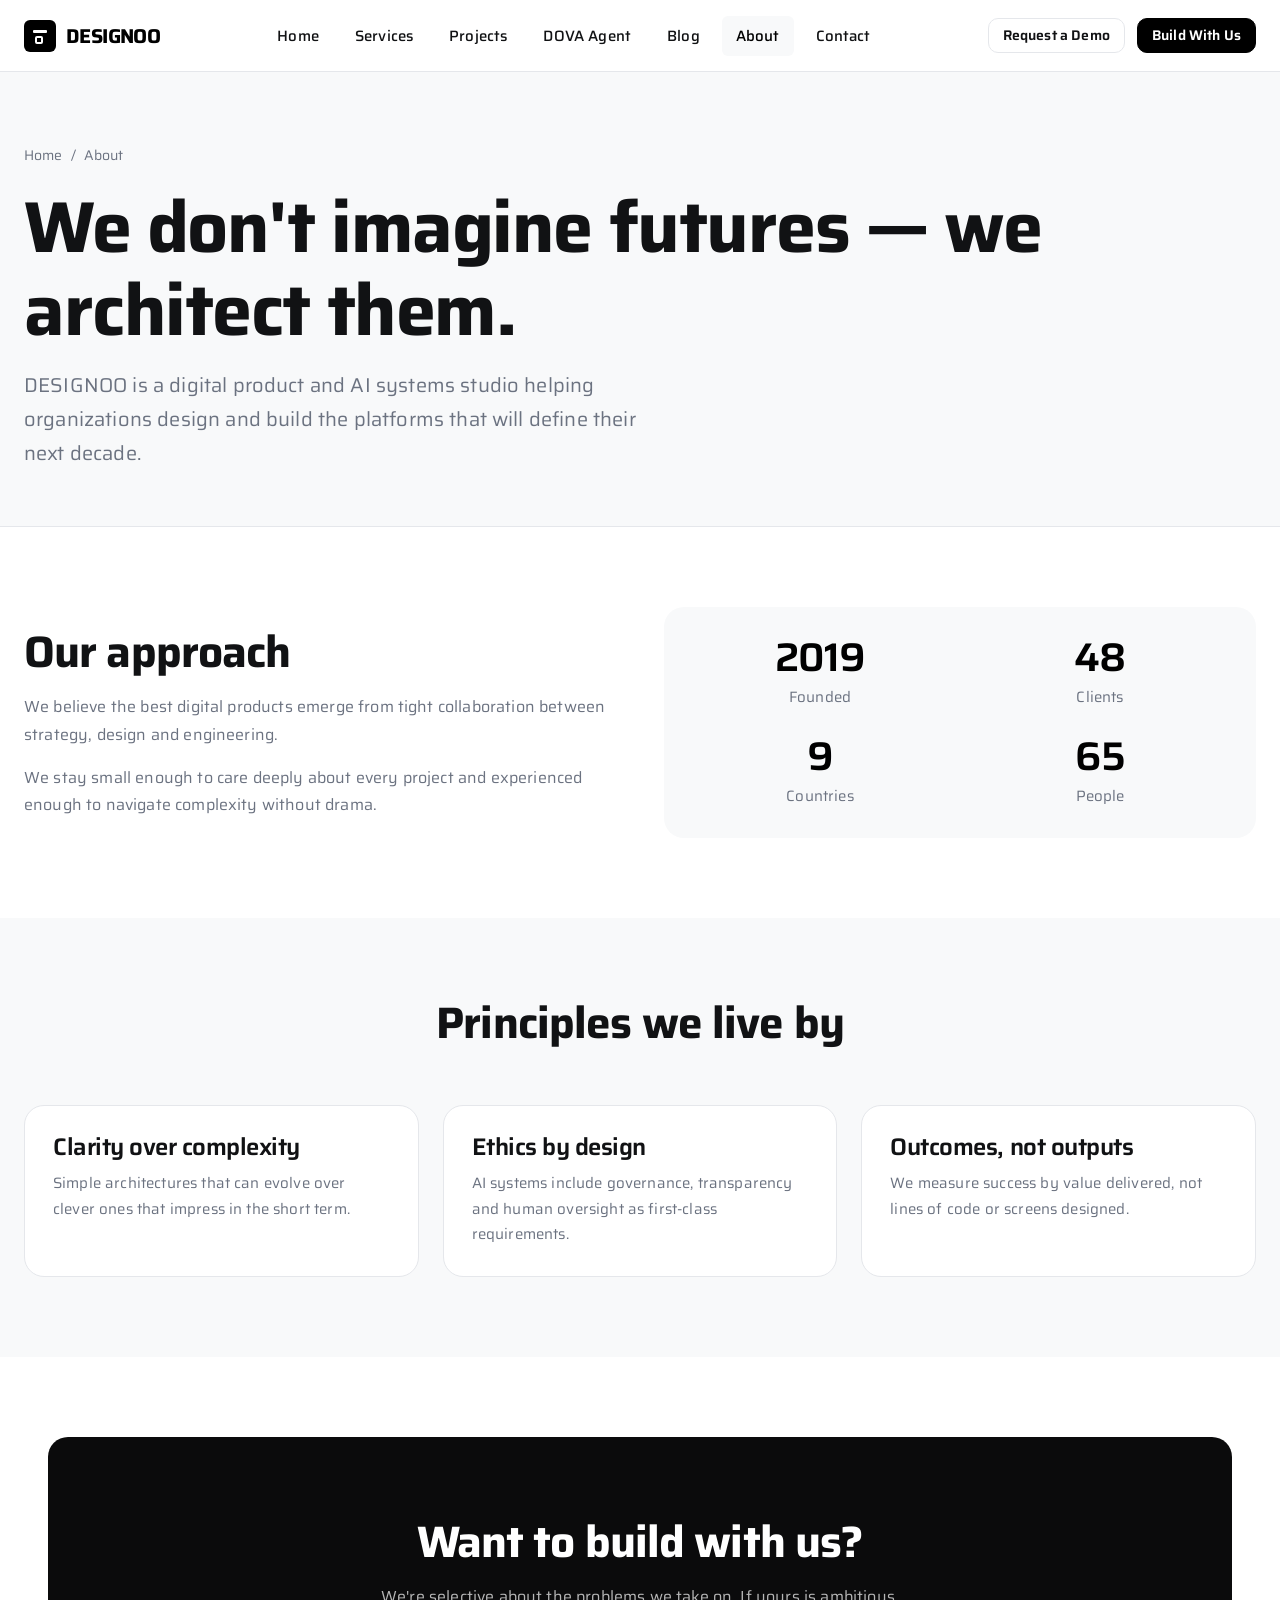
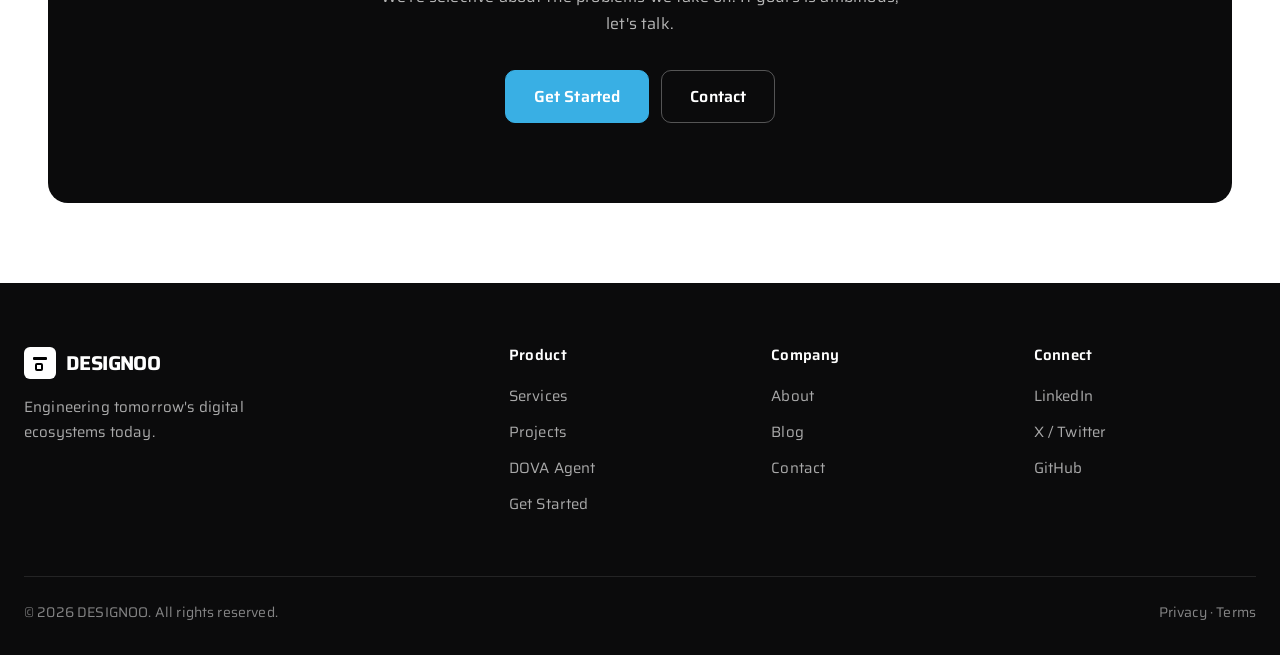
<file: about.html>
<!DOCTYPE html>
<html lang="en">
<head>
  <meta charset="UTF-8">
  <meta name="viewport" content="width=device-width, initial-scale=1.0">
  <title>About — DESIGNOO</title>
  <link rel="stylesheet" href="styles.css">
</head>
<body>
  <header class="header">
    <div class="container header-inner">
      <a href="index.html" class="logo"><span class="logo-icon"></span> DESIGNOO</a>
      <nav class="nav" id="mainNav">
        <a href="index.html" class="nav-link">Home</a>
        <a href="services.html" class="nav-link">Services</a>
        <a href="projects.html" class="nav-link">Projects</a>
        <a href="dova-agent.html" class="nav-link">DOVA Agent</a>
        <a href="blog.html" class="nav-link">Blog</a>
        <a href="about.html" class="nav-link active">About</a>
        <a href="contact.html" class="nav-link">Contact</a>
      </nav>
      <div class="nav-actions">
        <a href="get-started.html" class="btn btn-secondary btn-sm">Request a Demo</a>
        <a href="get-started.html" class="btn btn-primary btn-sm">Build With Us</a>
        <button class="mobile-toggle" id="menuToggle" aria-label="Toggle menu"><span></span><span></span><span></span></button>
      </div>
    </div>
  </header>
  <section class="page-hero">
    <div class="container">
      <div class="breadcrumb"><a href="index.html">Home</a><span>/</span><span>About</span></div>
      <h1>We don't imagine futures — we architect them.</h1>
      <p class="lead">DESIGNOO is a digital product and AI systems studio helping organizations design and build the platforms that will define their next decade.</p>
    </div>
  </section>
  <section class="section">
    <div class="container">
      <div class="grid grid-2" style="gap: 48px; align-items: center;">
        <div>
          <h2 class="mb-16">Our approach</h2>
          <p class="mb-16">We believe the best digital products emerge from tight collaboration between strategy, design and engineering.</p>
          <p>We stay small enough to care deeply about every project and experienced enough to navigate complexity without drama.</p>
        </div>
        <div class="card" style="background: var(--soft-bg); border: none;">
          <div class="stats-grid" style="grid-template-columns: 1fr 1fr;">
            <div class="stat-item"><h3>2019</h3><p>Founded</p></div>
            <div class="stat-item"><h3>48</h3><p>Clients</p></div>
            <div class="stat-item"><h3>9</h3><p>Countries</p></div>
            <div class="stat-item"><h3>65</h3><p>People</p></div>
          </div>
        </div>
      </div>
    </div>
  </section>
  <section class="section" style="background: var(--soft-bg);">
    <div class="container">
      <div class="section-header"><h2>Principles we live by</h2></div>
      <div class="grid grid-3">
        <div class="card"><h3>Clarity over complexity</h3><p>Simple architectures that can evolve over clever ones that impress in the short term.</p></div>
        <div class="card"><h3>Ethics by design</h3><p>AI systems include governance, transparency and human oversight as first-class requirements.</p></div>
        <div class="card"><h3>Outcomes, not outputs</h3><p>We measure success by value delivered, not lines of code or screens designed.</p></div>
      </div>
    </div>
  </section>
  <section class="section">
    <div class="container">
      <div class="cta-section">
        <h2>Want to build with us?</h2>
        <p>We're selective about the problems we take on. If yours is ambitious, let's talk.</p>
        <div class="cta-actions">
          <a href="get-started.html" class="btn btn-accent btn-lg">Get Started</a>
          <a href="contact.html" class="btn btn-secondary btn-lg" style="background: transparent; color: #fff; border-color: rgba(255,255,255,0.3);">Contact</a>
        </div>
      </div>
    </div>
  </section>
  <footer class="footer">
    <div class="container">
      <div class="footer-grid">
        <div class="footer-brand"><a href="index.html" class="logo" style="color: #fff;"><span class="logo-icon"></span> DESIGNOO</a><p>Engineering tomorrow's digital ecosystems today.</p></div>
        <div><h4>Product</h4><div class="footer-links"><a href="services.html">Services</a><a href="projects.html">Projects</a><a href="dova-agent.html">DOVA Agent</a><a href="get-started.html">Get Started</a></div></div>
        <div><h4>Company</h4><div class="footer-links"><a href="about.html">About</a><a href="blog.html">Blog</a><a href="contact.html">Contact</a></div></div>
        <div><h4>Connect</h4><div class="footer-links"><a href="#">LinkedIn</a><a href="#">X / Twitter</a><a href="#">GitHub</a></div></div>
      </div>
      <div class="footer-bottom"><span>© 2026 DESIGNOO. All rights reserved.</span><span>Privacy · Terms</span></div>
    </div>
  </footer>
  <script>const toggle=document.getElementById('menuToggle');const nav=document.getElementById('mainNav');if(toggle&&nav){toggle.addEventListener('click',()=>nav.classList.toggle('open'));}</script>
</body>
</html>
</file>
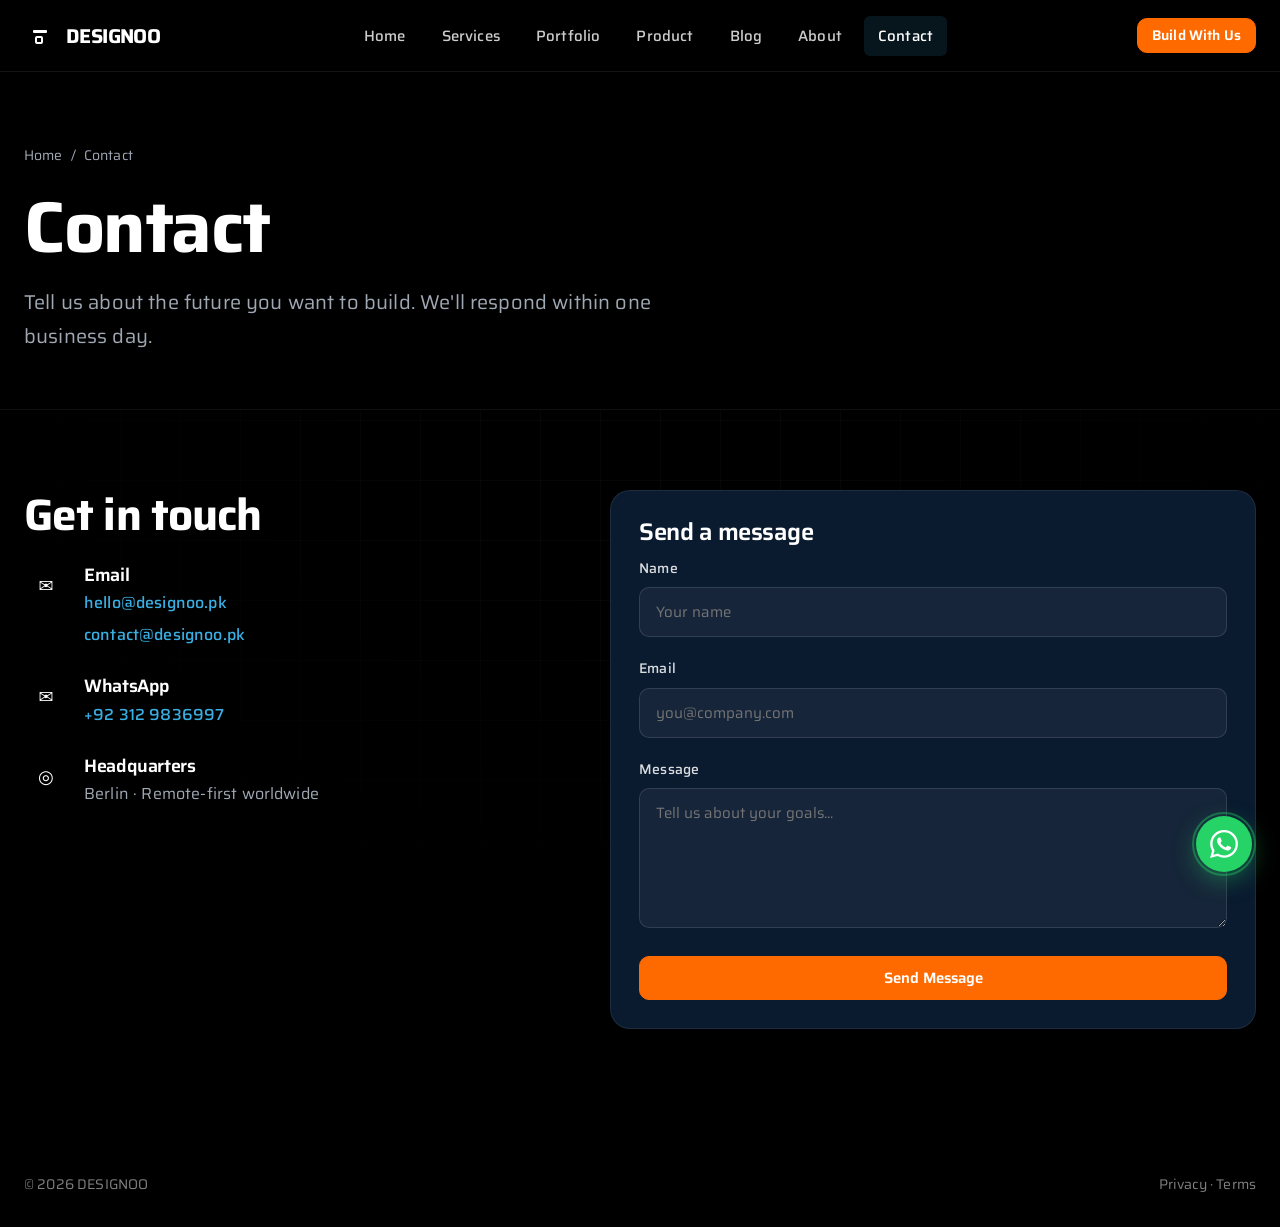
<file: contact.html>
<!DOCTYPE html>
<html lang="en">
<head>
  <meta charset="UTF-8">
  <meta name="viewport" content="width=device-width, initial-scale=1.0">
  <title>Contact — DESIGNOO</title>
  <link rel="stylesheet" href="styles.css">
  <link rel="stylesheet" href="styles-extra.css">
  <link rel="stylesheet" href="dark-theme.css">
</head>
<body>
  <header class="header">
    <div class="container header-inner">
      <a href="index.html" class="logo"><span class="logo-icon"></span> DESIGNOO</a>
      <nav class="nav" id="mainNav">
        <a href="index.html" class="nav-link">Home</a>
        <a href="services.html" class="nav-link">Services</a>
        <a href="projects.html" class="nav-link">Portfolio</a>
        <a href="product.html" class="nav-link">Product</a>
        <a href="blog.html" class="nav-link">Blog</a>
        <a href="about.html" class="nav-link">About</a>
        <a href="contact.html" class="nav-link active">Contact</a>
      </nav>
      <div class="nav-actions">
        <a href="get-started.html" class="btn btn-primary btn-sm">Build With Us</a>
        <button class="mobile-toggle" id="menuToggle" aria-label="Toggle menu"><span></span><span></span><span></span></button>
      </div>
    </div>
  </header>
  <section class="page-hero">
    <div class="container">
      <div class="breadcrumb"><a href="index.html">Home</a><span>/</span><span>Contact</span></div>
      <h1>Contact</h1>
      <p class="lead">Tell us about the future you want to build. We'll respond within one business day.</p>
    </div>
  </section>
  <section class="section">
    <div class="container">
      <div class="contact-grid">
        <div>
          <h2 class="mb-24">Get in touch</h2>
          <div class="contact-info-item">
            <div class="icon">✉</div>
            <div>
              <h4>Email</h4>
              <p style="margin-top: 4px;"><a href="mailto:hello@designoo.pk" class="content-link">hello@designoo.pk</a></p>
              <p style="margin-top: 4px;"><a href="mailto:contact@designoo.pk" class="content-link">contact@designoo.pk</a></p>
            </div>
          </div>
          <div class="contact-info-item">
            <div class="icon">✉</div>
            <div>
              <h4>WhatsApp</h4>
              <p style="margin-top: 4px;"><a href="https://wa.me/923129836997" class="content-link">+92 312 9836997</a></p>
            </div>
          </div>
          <div class="contact-info-item">
            <div class="icon">◎</div>
            <div>
              <h4>Headquarters</h4>
              <p style="margin-top: 4px; color: var(--text-grey);">Berlin · Remote-first worldwide</p>
            </div>
          </div>
        </div>
        <div class="card">
          <h3 class="mb-24">Send a message</h3>
          <form action="#" onsubmit="event.preventDefault(); alert('Thank you. We will be in touch shortly.');">
            <div class="form-group">
              <label class="form-label" for="name">Name</label>
              <input class="form-input" type="text" id="name" name="name" required placeholder="Your name">
            </div>
            <div class="form-group">
              <label class="form-label" for="email">Email</label>
              <input class="form-input" type="email" id="email" name="email" required placeholder="you@company.com">
            </div>
            <div class="form-group">
              <label class="form-label" for="message">Message</label>
              <textarea class="form-textarea" id="message" name="message" required placeholder="Tell us about your goals..."></textarea>
            </div>
            <button type="submit" class="btn btn-primary w-full">Send Message</button>
          </form>
        </div>
      </div>
    </div>
  </section>
  <footer class="footer">
    <div class="container">
      <div class="footer-bottom" style="border:none;padding-top:0">
        <span>© 2026 DESIGNOO</span>
        <span><a href="privacy.html">Privacy</a> · <a href="terms.html">Terms</a></span>
      </div>
    </div>
  </footer>
  <script src="app.js"></script>
</body>
</html>
</file>
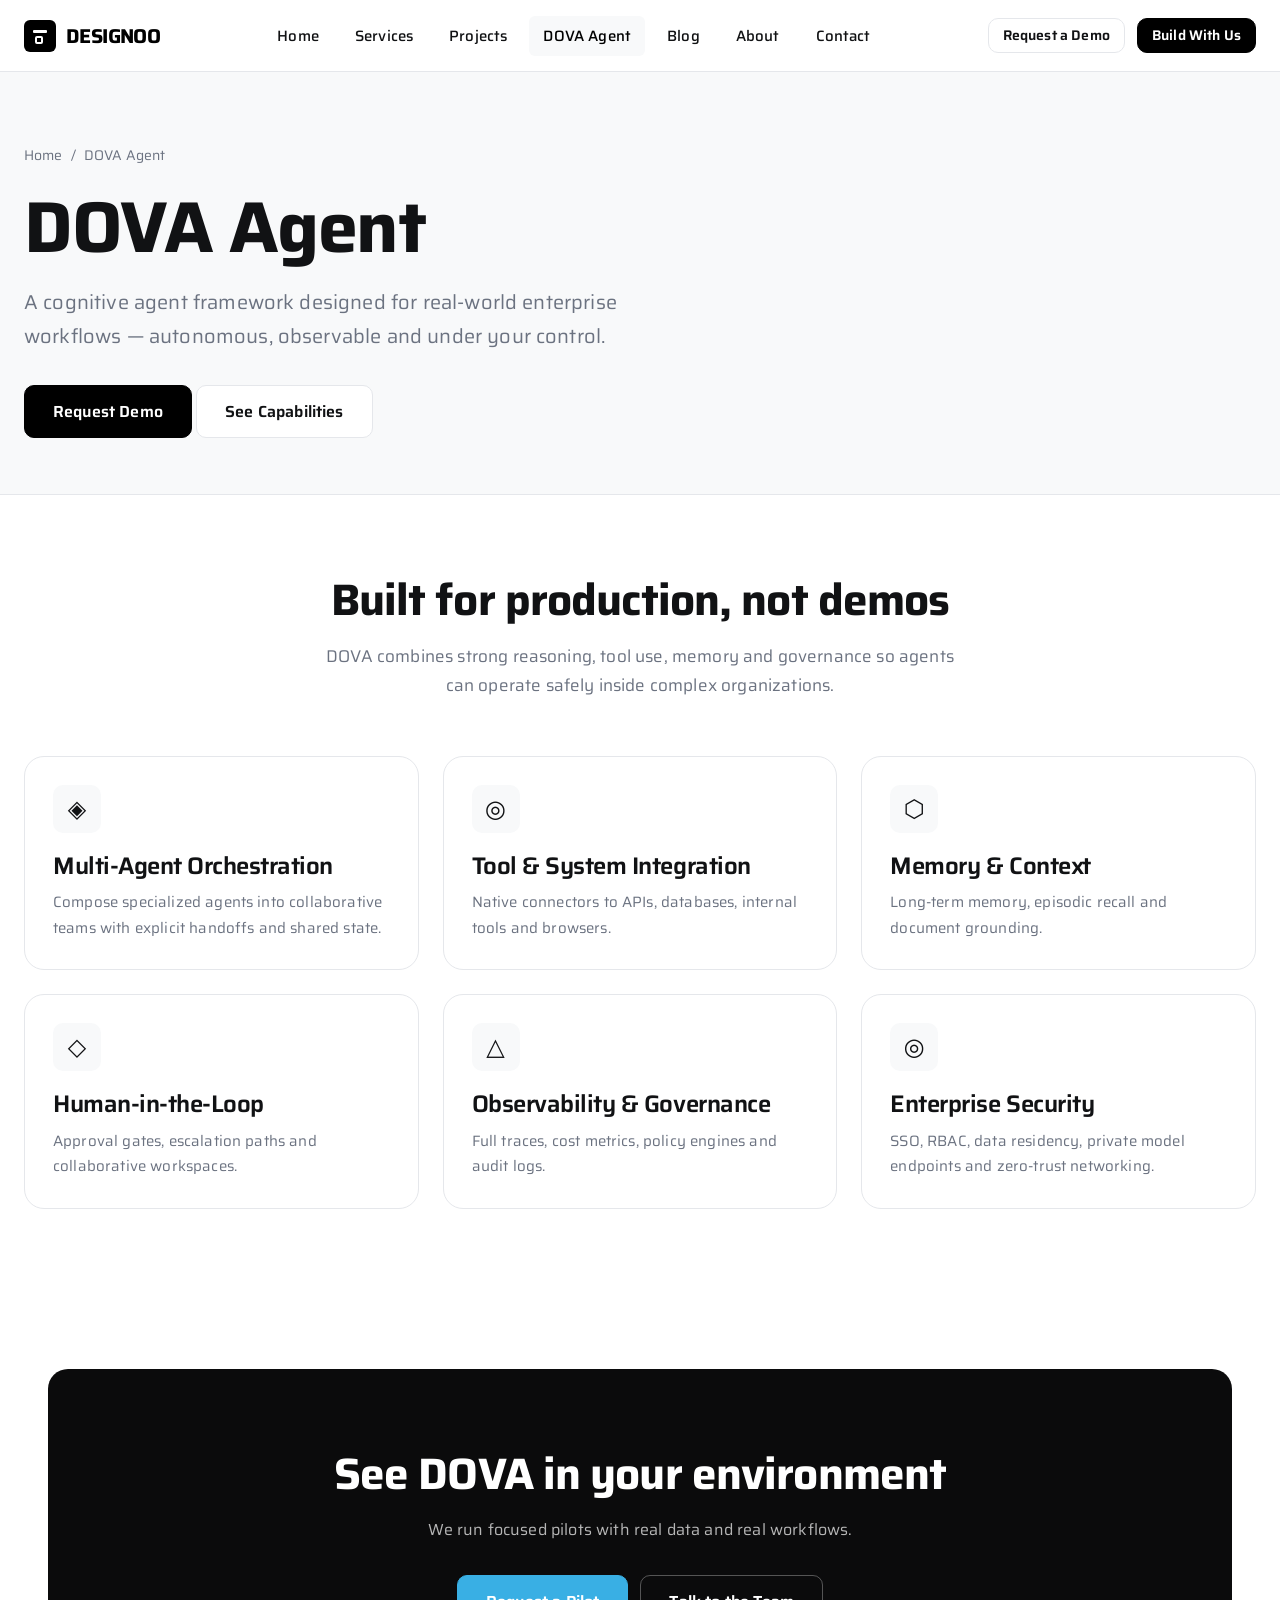
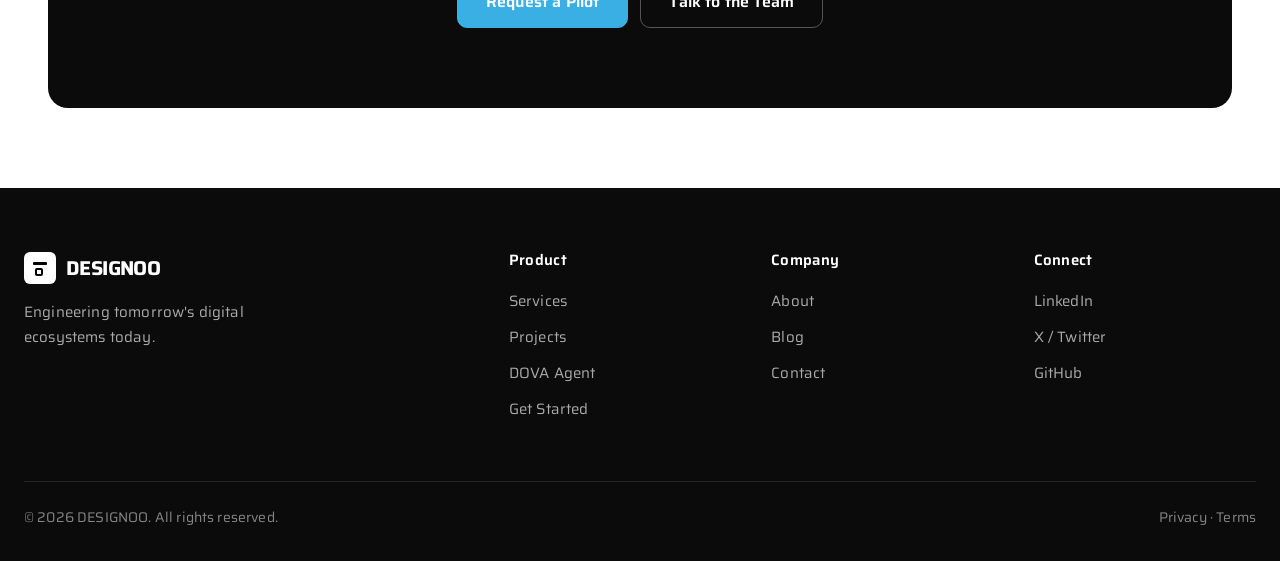
<file: dova-agent.html>
<!DOCTYPE html>
<html lang="en">
<head>
  <meta charset="UTF-8">
  <meta name="viewport" content="width=device-width, initial-scale=1.0">
  <title>DOVA Agent — DESIGNOO</title>
  <link rel="stylesheet" href="styles.css">
</head>
<body>
  <header class="header">
    <div class="container header-inner">
      <a href="index.html" class="logo"><span class="logo-icon"></span> DESIGNOO</a>
      <nav class="nav" id="mainNav">
        <a href="index.html" class="nav-link">Home</a>
        <a href="services.html" class="nav-link">Services</a>
        <a href="projects.html" class="nav-link">Projects</a>
        <a href="dova-agent.html" class="nav-link active">DOVA Agent</a>
        <a href="blog.html" class="nav-link">Blog</a>
        <a href="about.html" class="nav-link">About</a>
        <a href="contact.html" class="nav-link">Contact</a>
      </nav>
      <div class="nav-actions">
        <a href="get-started.html" class="btn btn-secondary btn-sm">Request a Demo</a>
        <a href="get-started.html" class="btn btn-primary btn-sm">Build With Us</a>
        <button class="mobile-toggle" id="menuToggle" aria-label="Toggle menu"><span></span><span></span><span></span></button>
      </div>
    </div>
  </header>
  <section class="page-hero">
    <div class="container">
      <div class="breadcrumb"><a href="index.html">Home</a><span>/</span><span>DOVA Agent</span></div>
      <h1>DOVA Agent</h1>
      <p class="lead">A cognitive agent framework designed for real-world enterprise workflows — autonomous, observable and under your control.</p>
      <div class="mt-32">
        <a href="get-started.html" class="btn btn-primary btn-lg">Request Demo</a>
        <a href="#features" class="btn btn-secondary btn-lg">See Capabilities</a>
      </div>
    </div>
  </section>
  <section class="section" id="features">
    <div class="container">
      <div class="section-header">
        <h2>Built for production, not demos</h2>
        <p>DOVA combines strong reasoning, tool use, memory and governance so agents can operate safely inside complex organizations.</p>
      </div>
      <div class="agent-features">
        <div class="card"><div class="card-icon">◈</div><h3>Multi-Agent Orchestration</h3><p>Compose specialized agents into collaborative teams with explicit handoffs and shared state.</p></div>
        <div class="card"><div class="card-icon">◎</div><h3>Tool & System Integration</h3><p>Native connectors to APIs, databases, internal tools and browsers.</p></div>
        <div class="card"><div class="card-icon">⬡</div><h3>Memory & Context</h3><p>Long-term memory, episodic recall and document grounding.</p></div>
        <div class="card"><div class="card-icon">◇</div><h3>Human-in-the-Loop</h3><p>Approval gates, escalation paths and collaborative workspaces.</p></div>
        <div class="card"><div class="card-icon">△</div><h3>Observability & Governance</h3><p>Full traces, cost metrics, policy engines and audit logs.</p></div>
        <div class="card"><div class="card-icon">◎</div><h3>Enterprise Security</h3><p>SSO, RBAC, data residency, private model endpoints and zero-trust networking.</p></div>
      </div>
    </div>
  </section>
  <section class="section">
    <div class="container">
      <div class="cta-section">
        <h2>See DOVA in your environment</h2>
        <p>We run focused pilots with real data and real workflows.</p>
        <div class="cta-actions">
          <a href="get-started.html" class="btn btn-accent btn-lg">Request a Pilot</a>
          <a href="contact.html" class="btn btn-secondary btn-lg" style="background: transparent; color: #fff; border-color: rgba(255,255,255,0.3);">Talk to the Team</a>
        </div>
      </div>
    </div>
  </section>
  <footer class="footer">
    <div class="container">
      <div class="footer-grid">
        <div class="footer-brand"><a href="index.html" class="logo" style="color: #fff;"><span class="logo-icon"></span> DESIGNOO</a><p>Engineering tomorrow's digital ecosystems today.</p></div>
        <div><h4>Product</h4><div class="footer-links"><a href="services.html">Services</a><a href="projects.html">Projects</a><a href="dova-agent.html">DOVA Agent</a><a href="get-started.html">Get Started</a></div></div>
        <div><h4>Company</h4><div class="footer-links"><a href="about.html">About</a><a href="blog.html">Blog</a><a href="contact.html">Contact</a></div></div>
        <div><h4>Connect</h4><div class="footer-links"><a href="#">LinkedIn</a><a href="#">X / Twitter</a><a href="#">GitHub</a></div></div>
      </div>
      <div class="footer-bottom"><span>© 2026 DESIGNOO. All rights reserved.</span><span>Privacy · Terms</span></div>
    </div>
  </footer>
  <script>const toggle=document.getElementById('menuToggle');const nav=document.getElementById('mainNav');if(toggle&&nav){toggle.addEventListener('click',()=>nav.classList.toggle('open'));}</script>
</body>
</html>
</file>
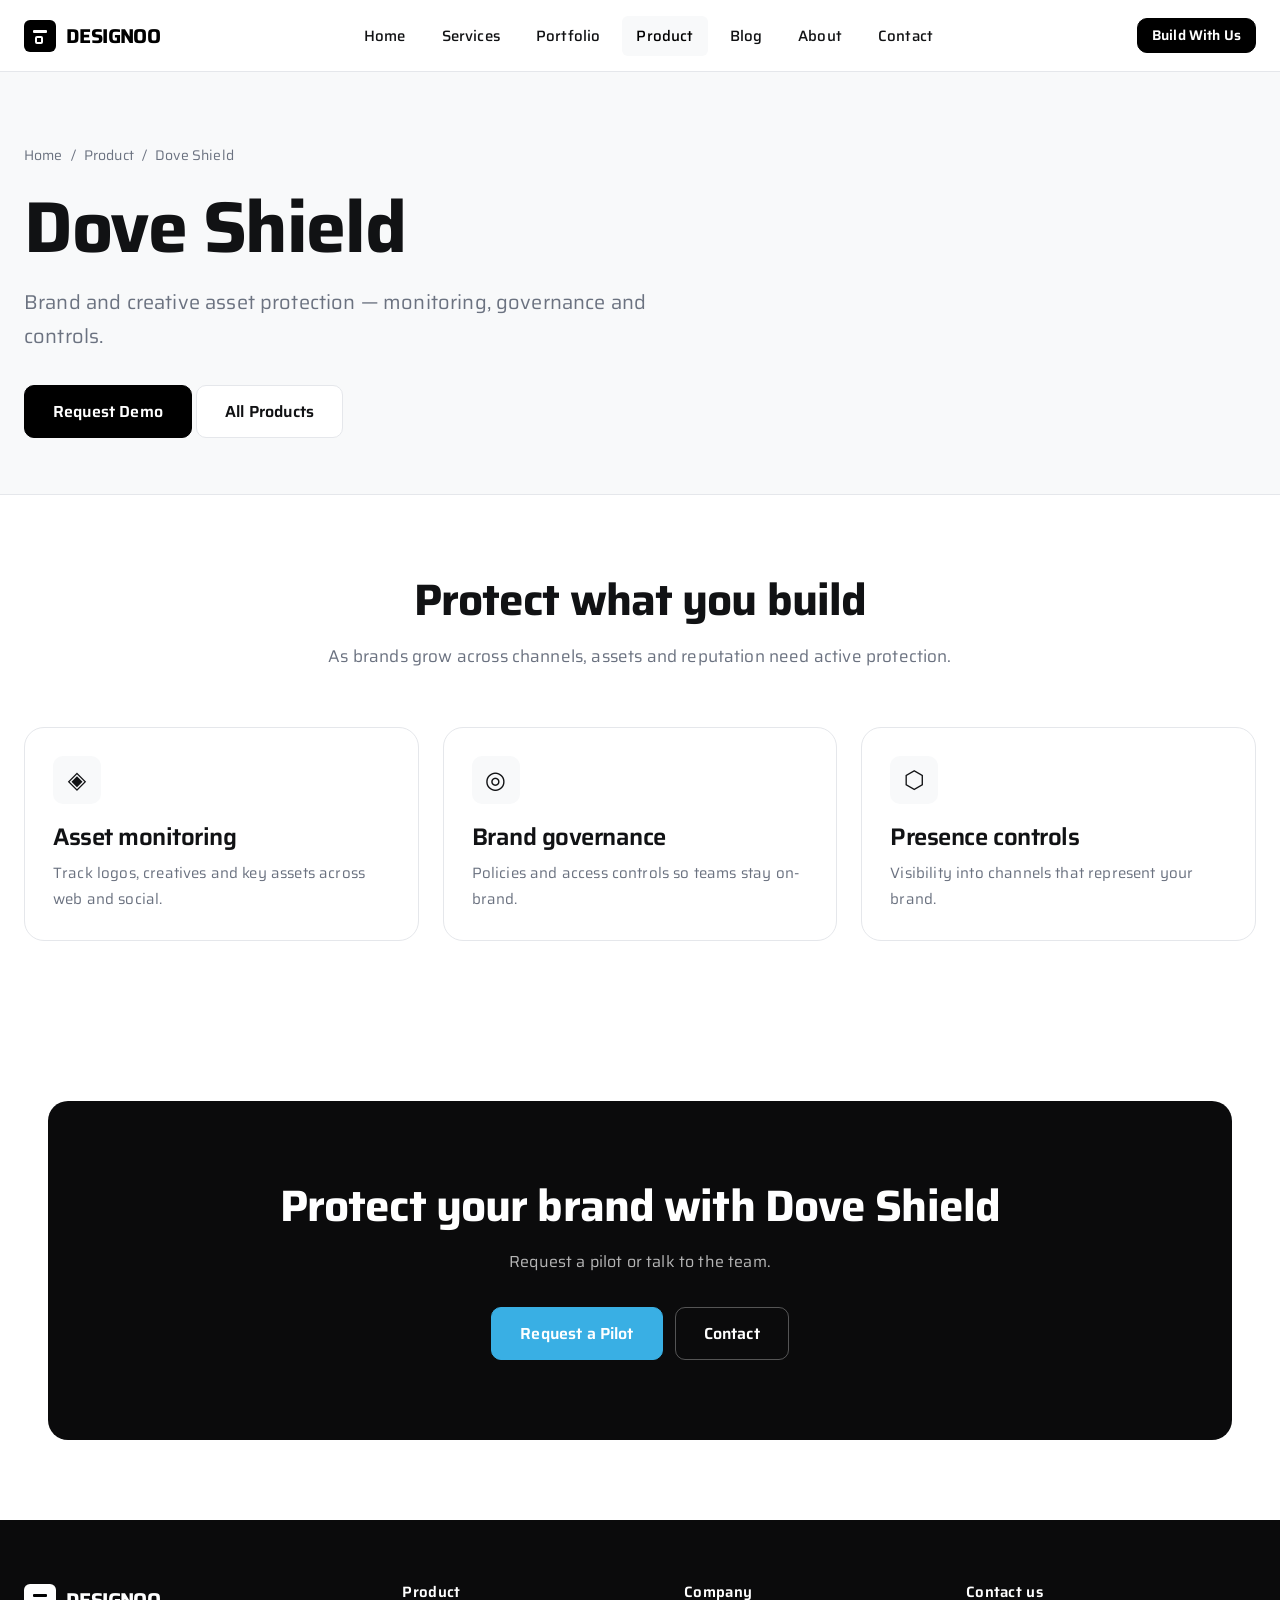
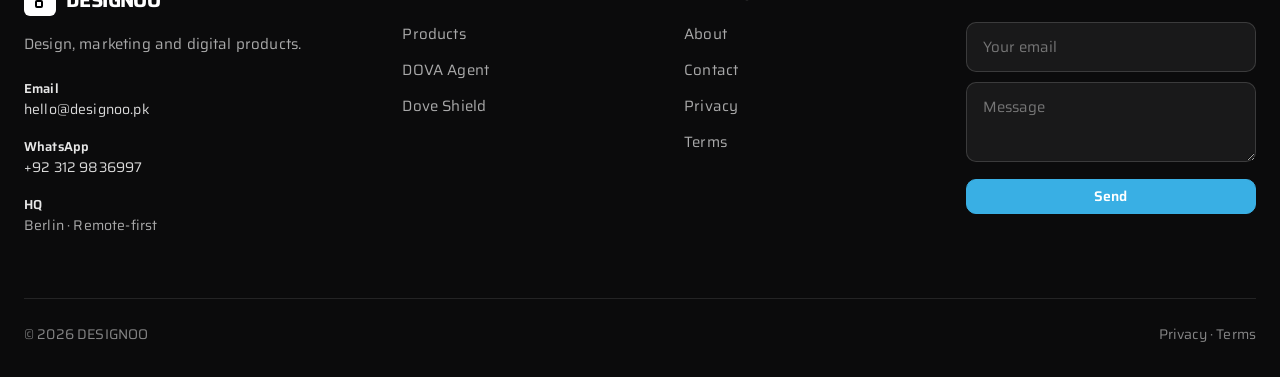
<file: dove-shield.html>
<!DOCTYPE html>
<html lang="en">
<head>
  <meta charset="UTF-8">
  <meta name="viewport" content="width=device-width, initial-scale=1.0">
  <title>Dove Shield — DESIGNOO</title>
  <link rel="stylesheet" href="styles.css">
  <link rel="stylesheet" href="styles-extra.css">
</head>
<body>
  <header class="header">
    <div class="container header-inner">
      <a href="index.html" class="logo"><span class="logo-icon"></span> DESIGNOO</a>
      <nav class="nav" id="mainNav">
        <a href="index.html" class="nav-link">Home</a>
        <a href="services.html" class="nav-link">Services</a>
        <a href="projects.html" class="nav-link">Portfolio</a>
        <a href="product.html" class="nav-link active">Product</a>
        <a href="blog.html" class="nav-link">Blog</a>
        <a href="about.html" class="nav-link">About</a>
        <a href="contact.html" class="nav-link">Contact</a>
      </nav>
      <div class="nav-actions">
        <a href="get-started.html" class="btn btn-primary btn-sm">Build With Us</a>
        <button class="mobile-toggle" id="menuToggle" aria-label="Toggle menu"><span></span><span></span><span></span></button>
      </div>
    </div>
  </header>
  <section class="page-hero">
    <div class="container">
      <div class="breadcrumb"><a href="index.html">Home</a><span>/</span><a href="product.html">Product</a><span>/</span><span>Dove Shield</span></div>
      <h1>Dove Shield</h1>
      <p class="lead">Brand and creative asset protection — monitoring, governance and controls.</p>
      <div class="mt-32">
        <a href="get-started.html" class="btn btn-primary btn-lg">Request Demo</a>
        <a href="product.html" class="btn btn-secondary btn-lg">All Products</a>
      </div>
    </div>
  </section>
  <section class="section">
    <div class="container">
      <div class="section-header"><h2>Protect what you build</h2><p>As brands grow across channels, assets and reputation need active protection.</p></div>
      <div class="grid grid-3">
        <div class="card"><div class="card-icon">◈</div><h3>Asset monitoring</h3><p>Track logos, creatives and key assets across web and social.</p></div>
        <div class="card"><div class="card-icon">◎</div><h3>Brand governance</h3><p>Policies and access controls so teams stay on-brand.</p></div>
        <div class="card"><div class="card-icon">⬡</div><h3>Presence controls</h3><p>Visibility into channels that represent your brand.</p></div>
      </div>
    </div>
  </section>
  <section class="section">
    <div class="container">
      <div class="cta-section">
        <h2>Protect your brand with Dove Shield</h2>
        <p>Request a pilot or talk to the team.</p>
        <div class="cta-actions">
          <a href="get-started.html" class="btn btn-accent btn-lg">Request a Pilot</a>
          <a href="contact.html" class="btn btn-secondary btn-lg" style="background: transparent; color: #fff; border-color: rgba(255,255,255,0.3);">Contact</a>
        </div>
      </div>
    </div>
  </section>
  <footer class="footer">
    <div class="container">
      <div class="footer-grid footer-grid-5">
        <div class="footer-brand">
          <a href="index.html" class="logo" style="color: #fff;"><span class="logo-icon"></span> DESIGNOO</a>
          <p>Design, marketing and digital products.</p>
          <div class="footer-contact-info">
            <p><strong>Email</strong><br><a href="mailto:hello@designoo.pk">hello@designoo.pk</a></p>
            <p><strong>WhatsApp</strong><br><a href="https://wa.me/923129836997">+92 312 9836997</a></p>
            <p><strong>HQ</strong><br>Berlin · Remote-first</p>
          </div>
        </div>
        <div><h4>Product</h4><div class="footer-links"><a href="product.html">Products</a><a href="dova-agent.html">DOVA Agent</a><a href="dove-shield.html">Dove Shield</a></div></div>
        <div><h4>Company</h4><div class="footer-links"><a href="about.html">About</a><a href="contact.html">Contact</a><a href="privacy.html">Privacy</a><a href="terms.html">Terms</a></div></div>
        <div class="footer-form-wrap">
          <h4>Contact us</h4>
          <form class="footer-form" action="#" onsubmit="event.preventDefault(); alert('Thank you.');">
            <input class="form-input" type="email" name="email" required placeholder="Your email">
            <textarea class="form-textarea footer-textarea" name="message" required placeholder="Message"></textarea>
            <button type="submit" class="btn btn-accent btn-sm w-full">Send</button>
          </form>
        </div>
      </div>
      <div class="footer-bottom"><span>© 2026 DESIGNOO</span><span><a href="privacy.html">Privacy</a> · <a href="terms.html">Terms</a></span></div>
    </div>
  </footer>
  <script>const toggle=document.getElementById('menuToggle');const nav=document.getElementById('mainNav');if(toggle&&nav)toggle.addEventListener('click',()=>nav.classList.toggle('open'));</script>
</body>
</html>
</file>
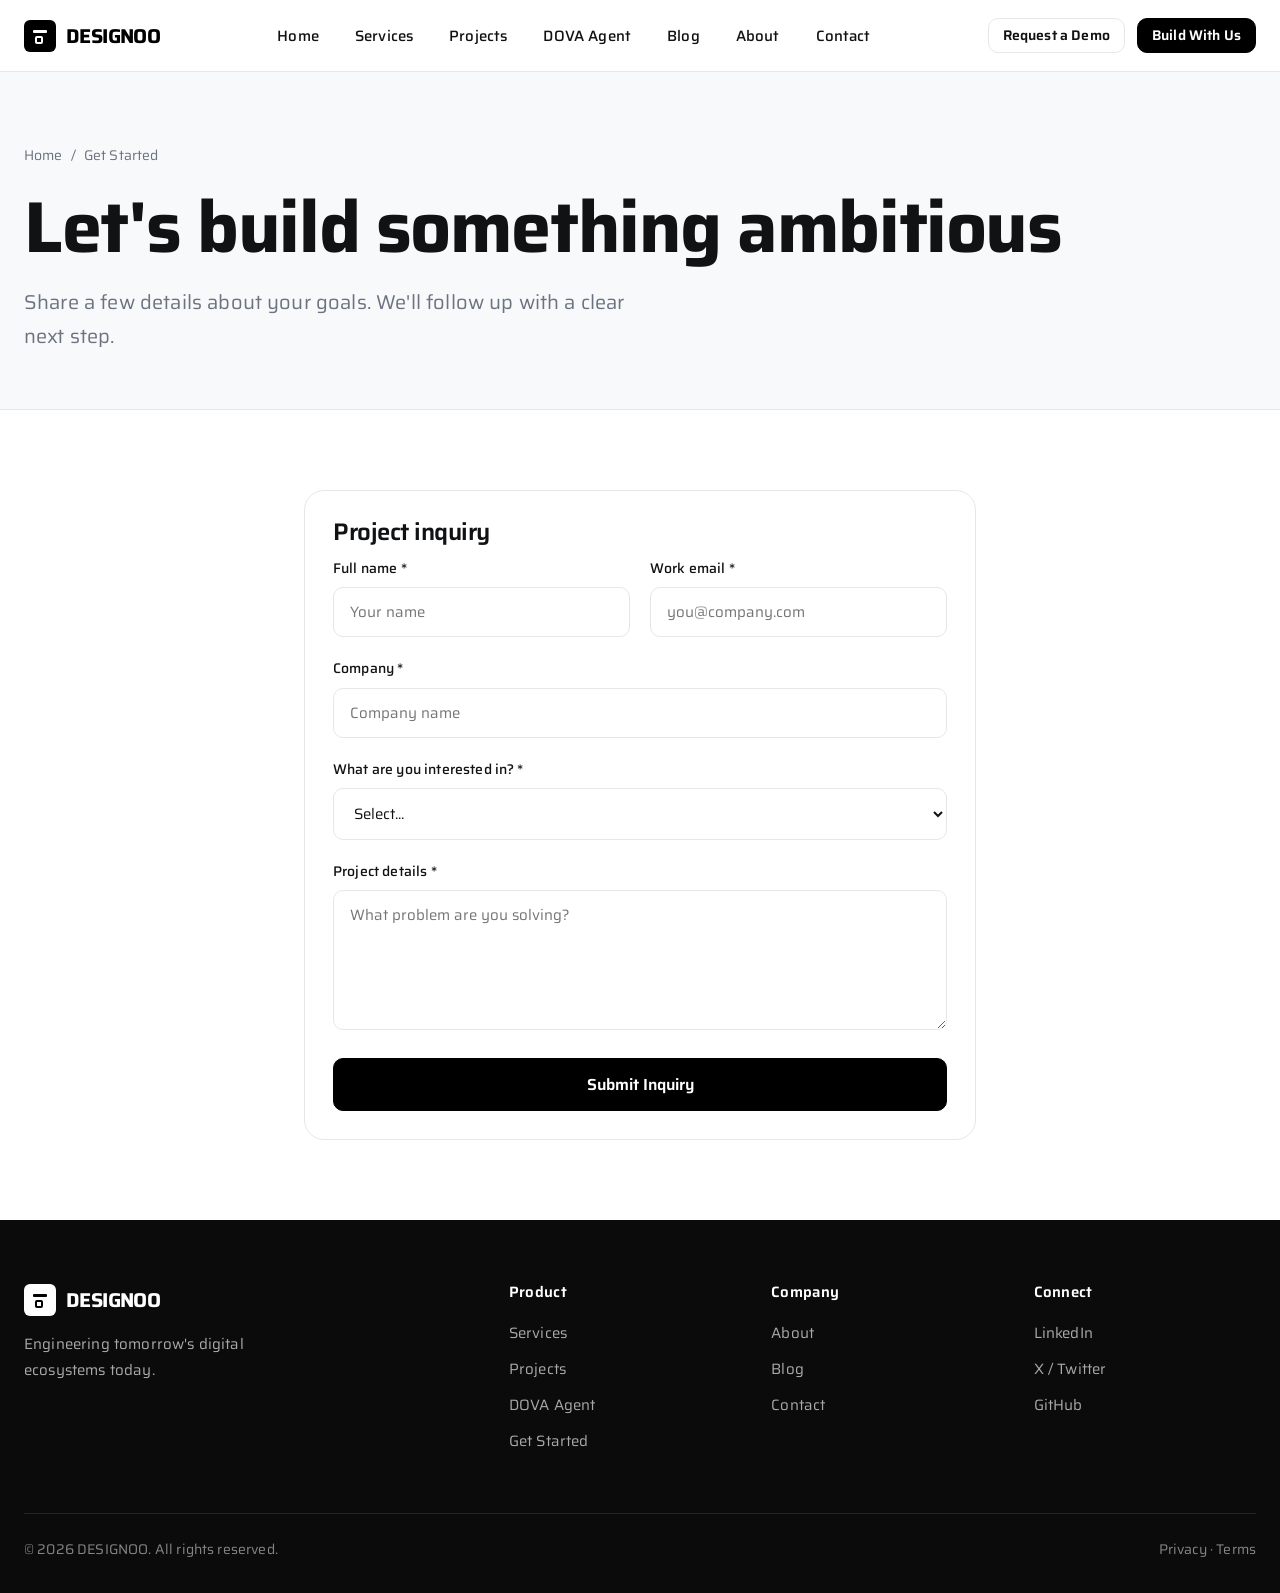
<file: get-started.html>
<!DOCTYPE html>
<html lang="en">
<head>
  <meta charset="UTF-8">
  <meta name="viewport" content="width=device-width, initial-scale=1.0">
  <title>Get Started — DESIGNOO</title>
  <link rel="stylesheet" href="styles.css">
</head>
<body>
  <header class="header">
    <div class="container header-inner">
      <a href="index.html" class="logo"><span class="logo-icon"></span> DESIGNOO</a>
      <nav class="nav" id="mainNav">
        <a href="index.html" class="nav-link">Home</a>
        <a href="services.html" class="nav-link">Services</a>
        <a href="projects.html" class="nav-link">Projects</a>
        <a href="dova-agent.html" class="nav-link">DOVA Agent</a>
        <a href="blog.html" class="nav-link">Blog</a>
        <a href="about.html" class="nav-link">About</a>
        <a href="contact.html" class="nav-link">Contact</a>
      </nav>
      <div class="nav-actions">
        <a href="get-started.html" class="btn btn-secondary btn-sm">Request a Demo</a>
        <a href="get-started.html" class="btn btn-primary btn-sm">Build With Us</a>
        <button class="mobile-toggle" id="menuToggle" aria-label="Toggle menu"><span></span><span></span><span></span></button>
      </div>
    </div>
  </header>
  <section class="page-hero">
    <div class="container">
      <div class="breadcrumb"><a href="index.html">Home</a><span>/</span><span>Get Started</span></div>
      <h1>Let's build something ambitious</h1>
      <p class="lead">Share a few details about your goals. We'll follow up with a clear next step.</p>
    </div>
  </section>
  <section class="section">
    <div class="container" style="max-width: 720px;">
      <div class="card">
        <h3 class="mb-24">Project inquiry</h3>
        <form action="#" method="post" onsubmit="event.preventDefault(); alert('Thank you. Our team will review and respond within one business day.');">
          <div class="grid grid-2" style="gap: 20px;">
            <div class="form-group"><label class="form-label" for="name">Full name *</label><input class="form-input" type="text" id="name" name="name" required placeholder="Your name"></div>
            <div class="form-group"><label class="form-label" for="email">Work email *</label><input class="form-input" type="email" id="email" name="email" required placeholder="you@company.com"></div>
          </div>
          <div class="form-group"><label class="form-label" for="company">Company *</label><input class="form-input" type="text" id="company" name="company" required placeholder="Company name"></div>
          <div class="form-group"><label class="form-label" for="interest">What are you interested in? *</label>
            <select class="form-select" id="interest" name="interest" required>
              <option value="">Select...</option>
              <option value="full-product">Full product engagement</option>
              <option value="ai-systems">AI / Cognitive systems</option>
              <option value="dova">DOVA Agent pilot</option>
              <option value="strategy">Strategy & discovery only</option>
            </select>
          </div>
          <div class="form-group"><label class="form-label" for="details">Project details *</label><textarea class="form-textarea" id="details" name="details" required placeholder="What problem are you solving?"></textarea></div>
          <button type="submit" class="btn btn-primary btn-lg w-full">Submit Inquiry</button>
        </form>
      </div>
    </div>
  </section>
  <footer class="footer">
    <div class="container">
      <div class="footer-grid">
        <div class="footer-brand"><a href="index.html" class="logo" style="color: #fff;"><span class="logo-icon"></span> DESIGNOO</a><p>Engineering tomorrow's digital ecosystems today.</p></div>
        <div><h4>Product</h4><div class="footer-links"><a href="services.html">Services</a><a href="projects.html">Projects</a><a href="dova-agent.html">DOVA Agent</a><a href="get-started.html">Get Started</a></div></div>
        <div><h4>Company</h4><div class="footer-links"><a href="about.html">About</a><a href="blog.html">Blog</a><a href="contact.html">Contact</a></div></div>
        <div><h4>Connect</h4><div class="footer-links"><a href="#">LinkedIn</a><a href="#">X / Twitter</a><a href="#">GitHub</a></div></div>
      </div>
      <div class="footer-bottom"><span>© 2026 DESIGNOO. All rights reserved.</span><span>Privacy · Terms</span></div>
    </div>
  </footer>
  <script>const toggle=document.getElementById('menuToggle');const nav=document.getElementById('mainNav');if(toggle&&nav){toggle.addEventListener('click',()=>nav.classList.toggle('open'));}</script>
</body>
</html>
</file>
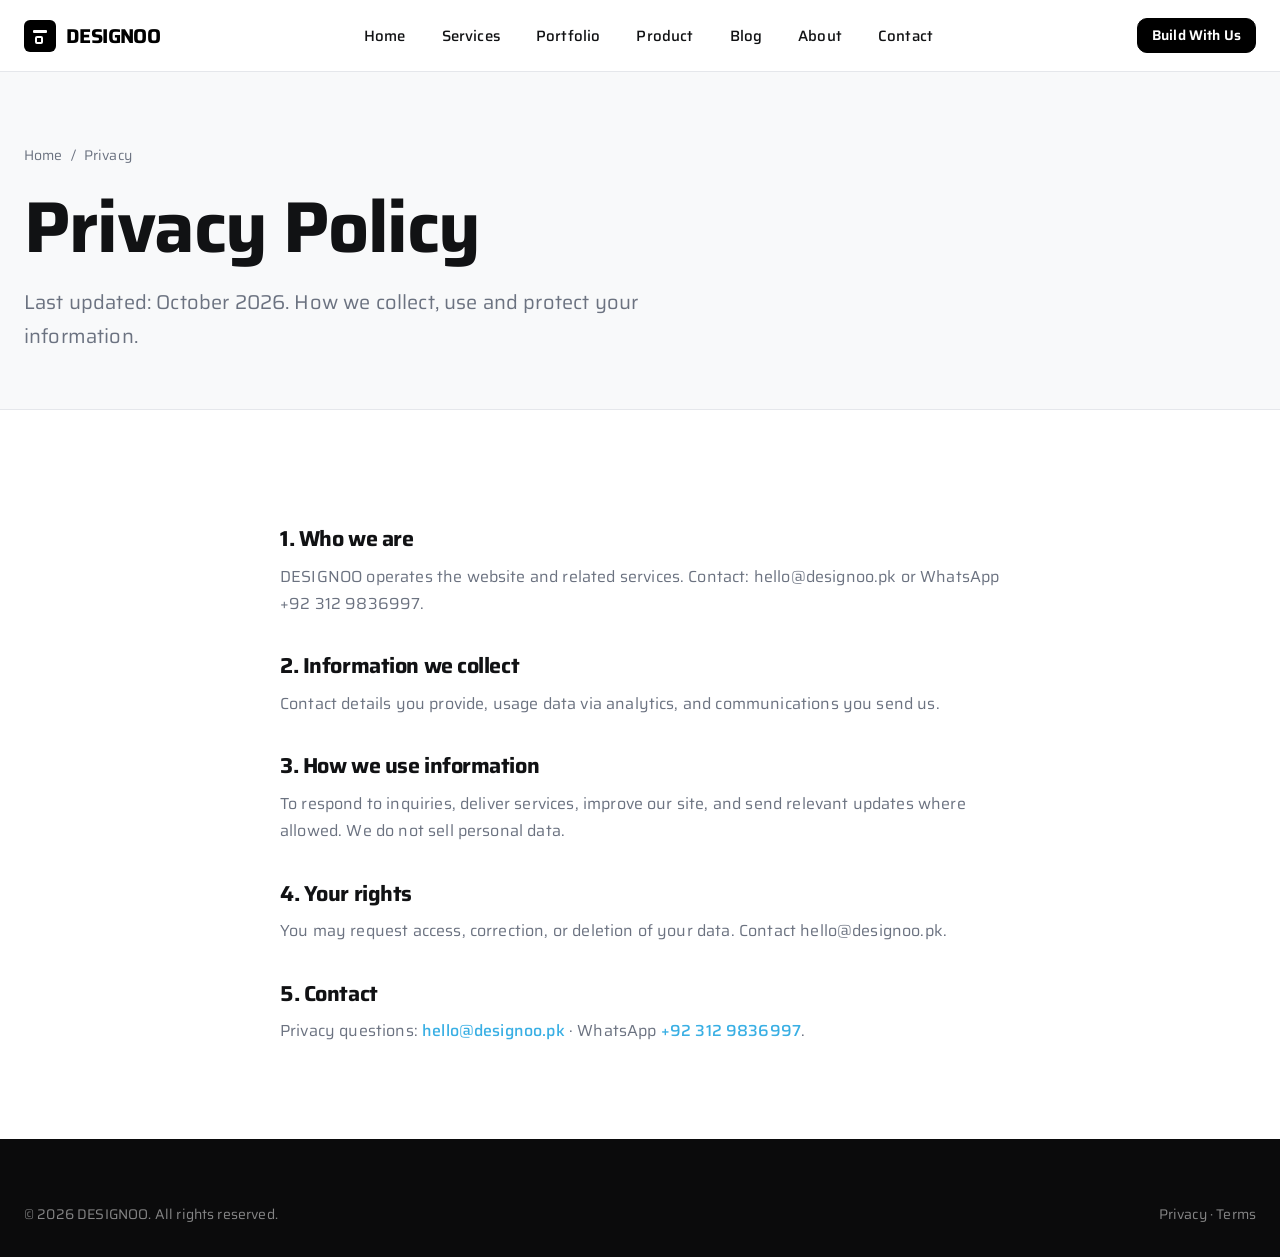
<file: privacy.html>
<!DOCTYPE html>
<html lang="en">
<head>
  <meta charset="UTF-8">
  <meta name="viewport" content="width=device-width, initial-scale=1.0">
  <title>Privacy Policy — DESIGNOO</title>
  <link rel="stylesheet" href="styles.css">
  <link rel="stylesheet" href="styles-extra.css">
</head>
<body>
  <header class="header">
    <div class="container header-inner">
      <a href="index.html" class="logo"><span class="logo-icon"></span> DESIGNOO</a>
      <nav class="nav" id="mainNav">
        <a href="index.html" class="nav-link">Home</a>
        <a href="services.html" class="nav-link">Services</a>
        <a href="projects.html" class="nav-link">Portfolio</a>
        <a href="product.html" class="nav-link">Product</a>
        <a href="blog.html" class="nav-link">Blog</a>
        <a href="about.html" class="nav-link">About</a>
        <a href="contact.html" class="nav-link">Contact</a>
      </nav>
      <div class="nav-actions">
        <a href="get-started.html" class="btn btn-primary btn-sm">Build With Us</a>
        <button class="mobile-toggle" id="menuToggle" aria-label="Toggle menu"><span></span><span></span><span></span></button>
      </div>
    </div>
  </header>
  <section class="page-hero">
    <div class="container">
      <div class="breadcrumb"><a href="index.html">Home</a><span>/</span><span>Privacy</span></div>
      <h1>Privacy Policy</h1>
      <p class="lead">Last updated: October 2026. How we collect, use and protect your information.</p>
    </div>
  </section>
  <section class="section">
    <div class="container">
      <article class="legal-content">
        <h2>1. Who we are</h2>
        <p>DESIGNOO operates the website and related services. Contact: hello@designoo.pk or WhatsApp +92 312 9836997.</p>
        <h2>2. Information we collect</h2>
        <p>Contact details you provide, usage data via analytics, and communications you send us.</p>
        <h2>3. How we use information</h2>
        <p>To respond to inquiries, deliver services, improve our site, and send relevant updates where allowed. We do not sell personal data.</p>
        <h2>4. Your rights</h2>
        <p>You may request access, correction, or deletion of your data. Contact hello@designoo.pk.</p>
        <h2>5. Contact</h2>
        <p>Privacy questions: <a href="mailto:hello@designoo.pk" class="content-link">hello@designoo.pk</a> · WhatsApp <a href="https://wa.me/923129836997" class="content-link">+92 312 9836997</a>.</p>
      </article>
    </div>
  </section>
  <footer class="footer">
    <div class="container">
      <div class="footer-bottom" style="border: none; padding-top: 0;">
        <span>© 2026 DESIGNOO. All rights reserved.</span>
        <span><a href="privacy.html">Privacy</a> · <a href="terms.html">Terms</a></span>
      </div>
    </div>
  </footer>
  <script>const toggle=document.getElementById('menuToggle');const nav=document.getElementById('mainNav');if(toggle&&nav)toggle.addEventListener('click',()=>nav.classList.toggle('open'));</script>
</body>
</html>
</file>
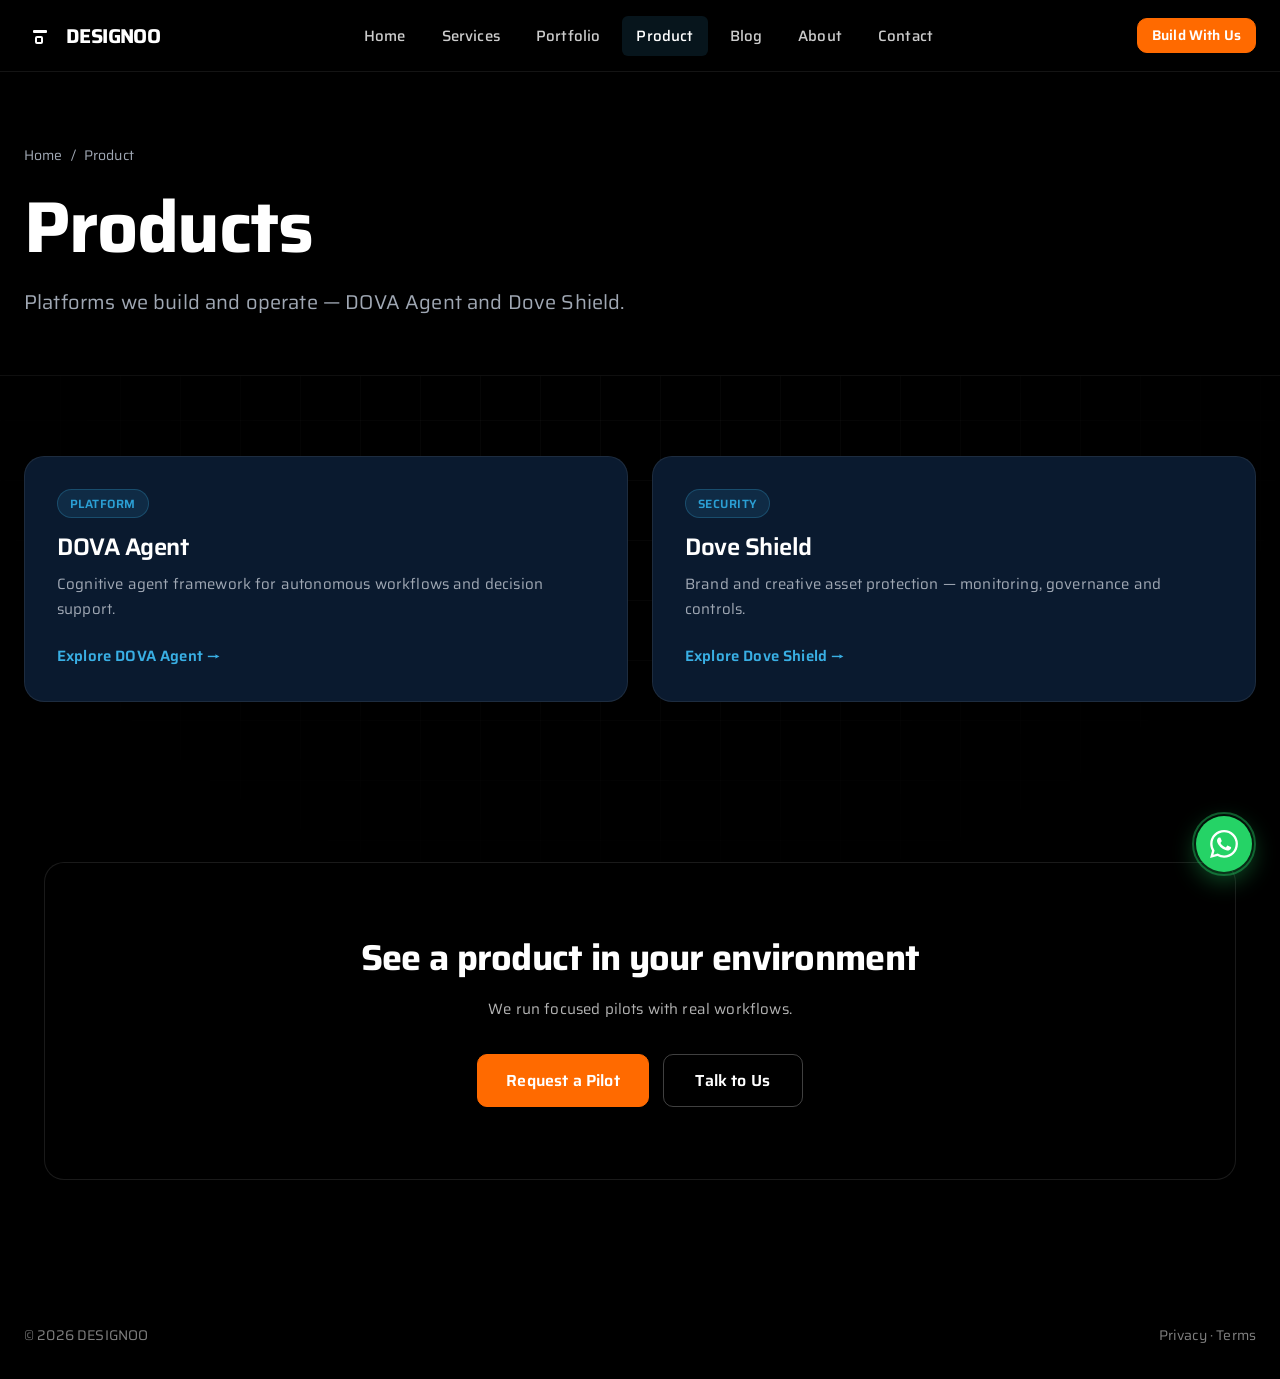
<file: product.html>
<!DOCTYPE html>
<html lang="en">
<head>
  <meta charset="UTF-8">
  <meta name="viewport" content="width=device-width, initial-scale=1.0">
  <title>Products — DESIGNOO</title>
  <link rel="stylesheet" href="styles.css">
  <link rel="stylesheet" href="styles-extra.css">
  <link rel="stylesheet" href="dark-theme.css">
</head>
<body>
  <header class="header">
    <div class="container header-inner">
      <a href="index.html" class="logo"><span class="logo-icon"></span> DESIGNOO</a>
      <nav class="nav" id="mainNav">
        <a href="index.html" class="nav-link">Home</a>
        <a href="services.html" class="nav-link">Services</a>
        <a href="projects.html" class="nav-link">Portfolio</a>
        <a href="product.html" class="nav-link active">Product</a>
        <a href="blog.html" class="nav-link">Blog</a>
        <a href="about.html" class="nav-link">About</a>
        <a href="contact.html" class="nav-link">Contact</a>
      </nav>
      <div class="nav-actions">
        <a href="get-started.html" class="btn btn-primary btn-sm">Build With Us</a>
        <button class="mobile-toggle" id="menuToggle" aria-label="Toggle menu"><span></span><span></span><span></span></button>
      </div>
    </div>
  </header>
  <section class="page-hero">
    <div class="container">
      <div class="breadcrumb"><a href="index.html">Home</a><span>/</span><span>Product</span></div>
      <h1>Products</h1>
      <p class="lead">Platforms we build and operate — DOVA Agent and Dove Shield.</p>
    </div>
  </section>
  <section class="section">
    <div class="container">
      <div class="grid grid-2">
        <a href="dova-agent.html" class="product-card">
          <div class="product-card-badge">Platform</div>
          <h3>DOVA Agent</h3>
          <p>Cognitive agent framework for autonomous workflows and decision support.</p>
          <span class="product-card-link">Explore DOVA Agent →</span>
        </a>
        <a href="dove-shield.html" class="product-card">
          <div class="product-card-badge">Security</div>
          <h3>Dove Shield</h3>
          <p>Brand and creative asset protection — monitoring, governance and controls.</p>
          <span class="product-card-link">Explore Dove Shield →</span>
        </a>
      </div>
    </div>
  </section>
  <section class="section">
    <div class="container">
      <div class="cta-section">
        <h2>See a product in your environment</h2>
        <p>We run focused pilots with real workflows.</p>
        <div class="cta-actions">
          <a href="get-started.html" class="btn btn-accent btn-lg">Request a Pilot</a>
          <a href="contact.html" class="btn btn-secondary btn-lg">Talk to Us</a>
        </div>
      </div>
    </div>
  </section>
  <footer class="footer">
    <div class="container">
      <div class="footer-bottom" style="border:none;padding-top:0">
        <span>© 2026 DESIGNOO</span>
        <span><a href="privacy.html">Privacy</a> · <a href="terms.html">Terms</a></span>
      </div>
    </div>
  </footer>
  <script src="app.js"></script>
</body>
</html>
</file>
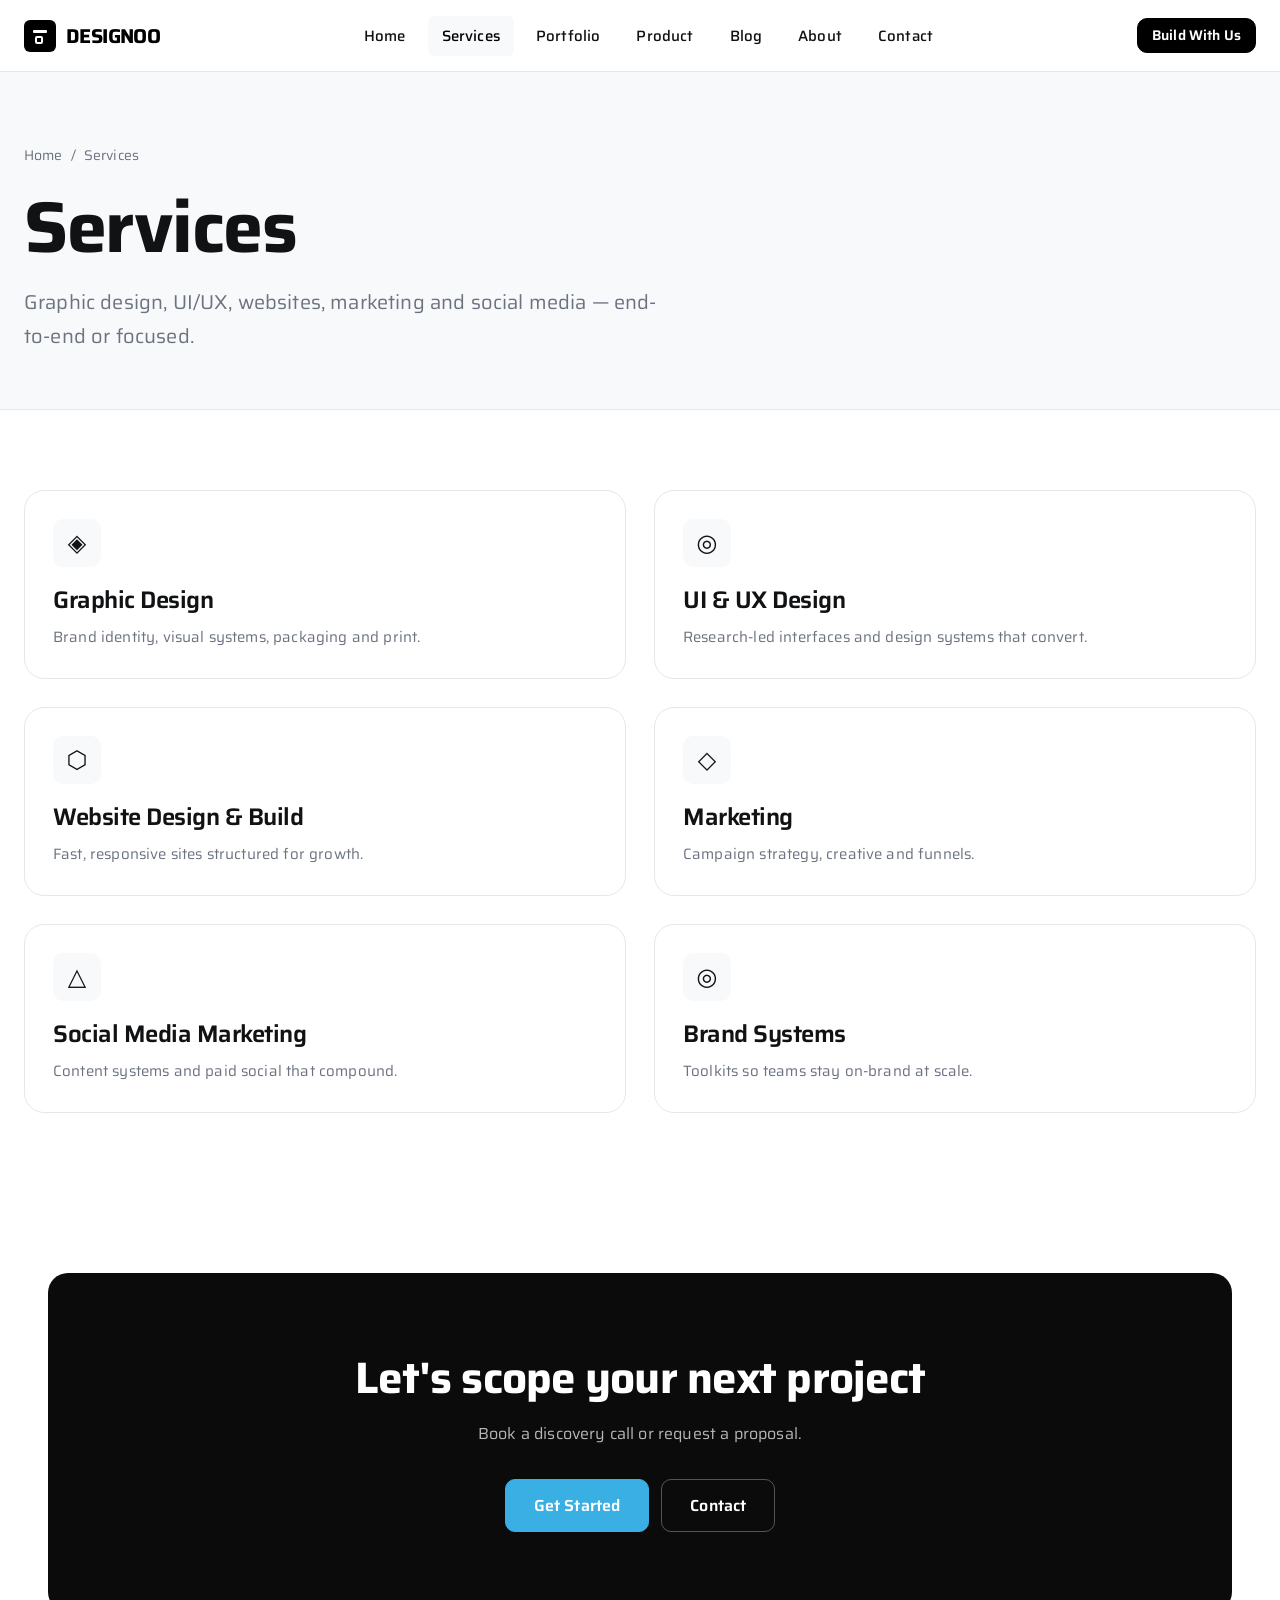
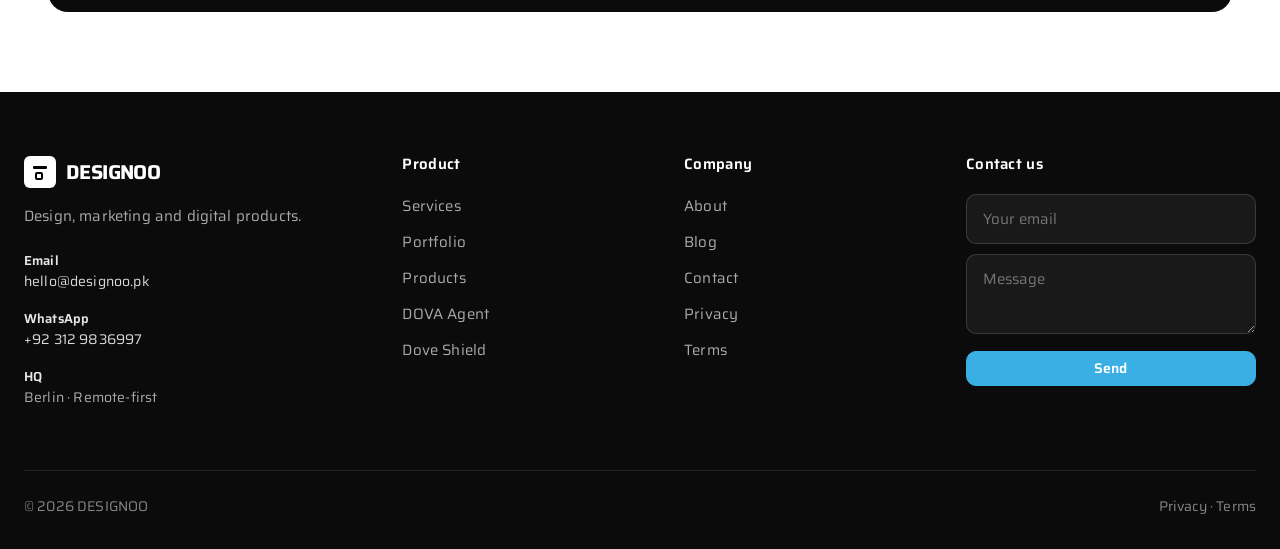
<file: services.html>
<!DOCTYPE html>
<html lang="en">
<head>
  <meta charset="UTF-8">
  <meta name="viewport" content="width=device-width, initial-scale=1.0">
  <title>Services — DESIGNOO</title>
  <link rel="stylesheet" href="styles.css">
  <link rel="stylesheet" href="styles-extra.css">
</head>
<body>
  <header class="header">
    <div class="container header-inner">
      <a href="index.html" class="logo"><span class="logo-icon"></span> DESIGNOO</a>
      <nav class="nav" id="mainNav">
        <a href="index.html" class="nav-link">Home</a>
        <a href="services.html" class="nav-link active">Services</a>
        <a href="projects.html" class="nav-link">Portfolio</a>
        <a href="product.html" class="nav-link">Product</a>
        <a href="blog.html" class="nav-link">Blog</a>
        <a href="about.html" class="nav-link">About</a>
        <a href="contact.html" class="nav-link">Contact</a>
      </nav>
      <div class="nav-actions">
        <a href="get-started.html" class="btn btn-primary btn-sm">Build With Us</a>
        <button class="mobile-toggle" id="menuToggle" aria-label="Toggle menu"><span></span><span></span><span></span></button>
      </div>
    </div>
  </header>
  <section class="page-hero">
    <div class="container">
      <div class="breadcrumb"><a href="index.html">Home</a><span>/</span><span>Services</span></div>
      <h1>Services</h1>
      <p class="lead">Graphic design, UI/UX, websites, marketing and social media — end-to-end or focused.</p>
    </div>
  </section>
  <section class="section">
    <div class="container">
      <div class="grid grid-2" style="gap: 28px;">
        <div class="card"><div class="card-icon">◈</div><h3>Graphic Design</h3><p>Brand identity, visual systems, packaging and print.</p></div>
        <div class="card"><div class="card-icon">◎</div><h3>UI &amp; UX Design</h3><p>Research-led interfaces and design systems that convert.</p></div>
        <div class="card"><div class="card-icon">⬡</div><h3>Website Design &amp; Build</h3><p>Fast, responsive sites structured for growth.</p></div>
        <div class="card"><div class="card-icon">◇</div><h3>Marketing</h3><p>Campaign strategy, creative and funnels.</p></div>
        <div class="card"><div class="card-icon">△</div><h3>Social Media Marketing</h3><p>Content systems and paid social that compound.</p></div>
        <div class="card"><div class="card-icon">◎</div><h3>Brand Systems</h3><p>Toolkits so teams stay on-brand at scale.</p></div>
      </div>
    </div>
  </section>
  <section class="section">
    <div class="container">
      <div class="cta-section">
        <h2>Let's scope your next project</h2>
        <p>Book a discovery call or request a proposal.</p>
        <div class="cta-actions">
          <a href="get-started.html" class="btn btn-accent btn-lg">Get Started</a>
          <a href="contact.html" class="btn btn-secondary btn-lg" style="background: transparent; color: #fff; border-color: rgba(255,255,255,0.3);">Contact</a>
        </div>
      </div>
    </div>
  </section>
  <footer class="footer">
    <div class="container">
      <div class="footer-grid footer-grid-5">
        <div class="footer-brand">
          <a href="index.html" class="logo" style="color: #fff;"><span class="logo-icon"></span> DESIGNOO</a>
          <p>Design, marketing and digital products.</p>
          <div class="footer-contact-info">
            <p><strong>Email</strong><br><a href="mailto:hello@designoo.pk">hello@designoo.pk</a></p>
            <p><strong>WhatsApp</strong><br><a href="https://wa.me/923129836997">+92 312 9836997</a></p>
            <p><strong>HQ</strong><br>Berlin · Remote-first</p>
          </div>
        </div>
        <div><h4>Product</h4><div class="footer-links"><a href="services.html">Services</a><a href="projects.html">Portfolio</a><a href="product.html">Products</a><a href="dova-agent.html">DOVA Agent</a><a href="dove-shield.html">Dove Shield</a></div></div>
        <div><h4>Company</h4><div class="footer-links"><a href="about.html">About</a><a href="blog.html">Blog</a><a href="contact.html">Contact</a><a href="privacy.html">Privacy</a><a href="terms.html">Terms</a></div></div>
        <div class="footer-form-wrap">
          <h4>Contact us</h4>
          <form class="footer-form" action="#" onsubmit="event.preventDefault(); alert('Thank you.');">
            <input class="form-input" type="email" name="email" required placeholder="Your email">
            <textarea class="form-textarea footer-textarea" name="message" required placeholder="Message"></textarea>
            <button type="submit" class="btn btn-accent btn-sm w-full">Send</button>
          </form>
        </div>
      </div>
      <div class="footer-bottom"><span>© 2026 DESIGNOO</span><span><a href="privacy.html">Privacy</a> · <a href="terms.html">Terms</a></span></div>
    </div>
  </footer>
  <script>const toggle=document.getElementById('menuToggle');const nav=document.getElementById('mainNav');if(toggle&&nav)toggle.addEventListener('click',()=>nav.classList.toggle('open'));</script>
</body>
</html>
</file>
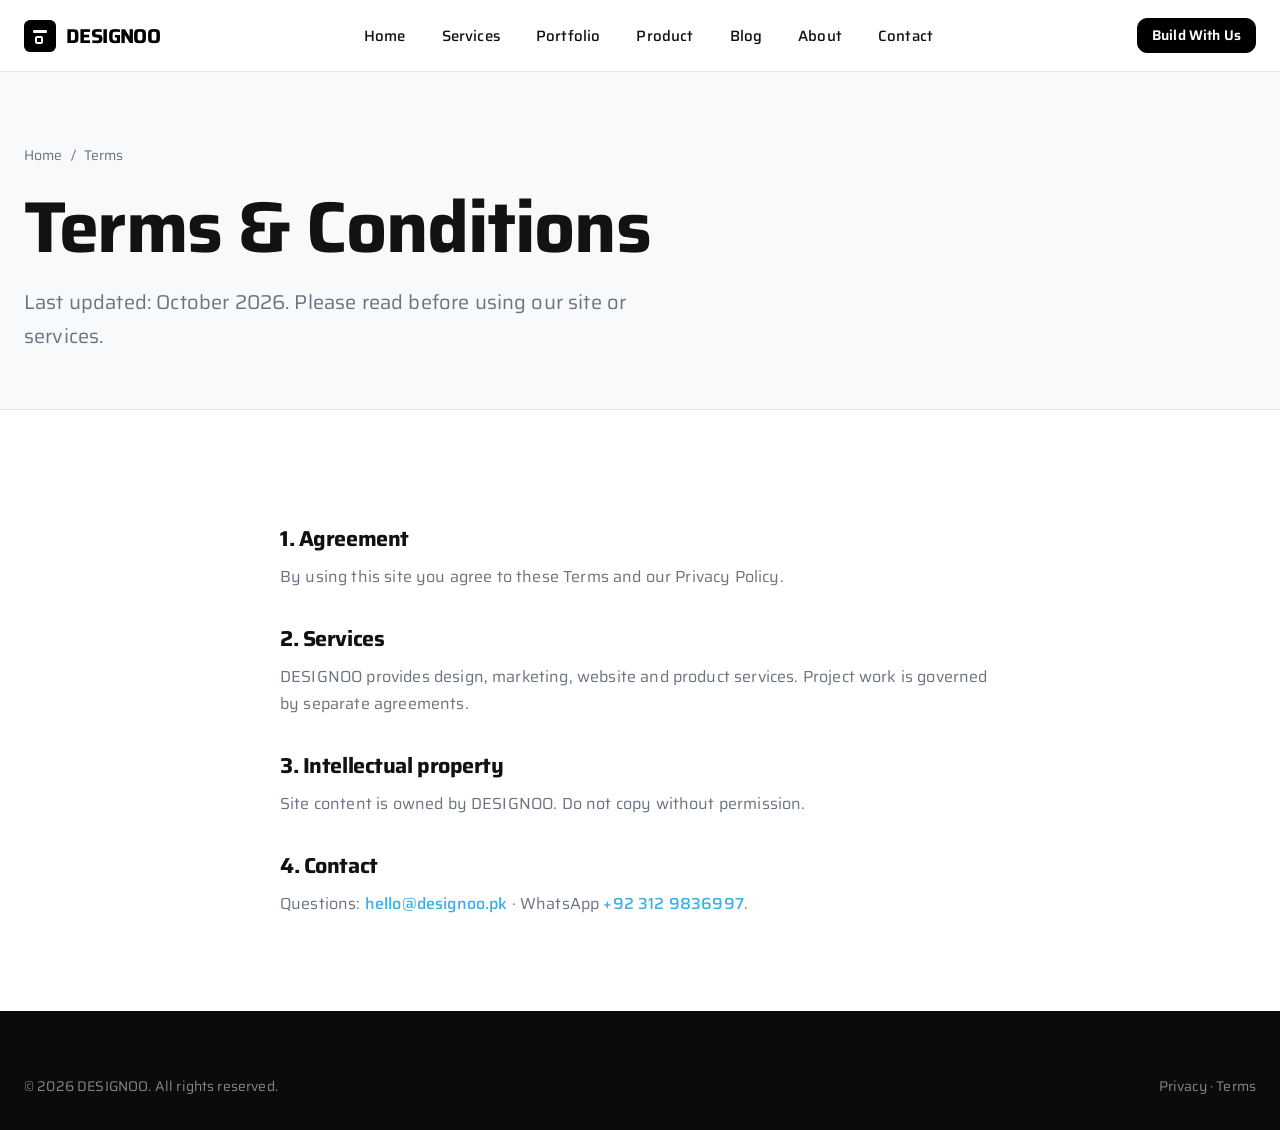
<file: terms.html>
<!DOCTYPE html>
<html lang="en">
<head>
  <meta charset="UTF-8">
  <meta name="viewport" content="width=device-width, initial-scale=1.0">
  <title>Terms &amp; Conditions — DESIGNOO</title>
  <link rel="stylesheet" href="styles.css">
  <link rel="stylesheet" href="styles-extra.css">
</head>
<body>
  <header class="header">
    <div class="container header-inner">
      <a href="index.html" class="logo"><span class="logo-icon"></span> DESIGNOO</a>
      <nav class="nav" id="mainNav">
        <a href="index.html" class="nav-link">Home</a>
        <a href="services.html" class="nav-link">Services</a>
        <a href="projects.html" class="nav-link">Portfolio</a>
        <a href="product.html" class="nav-link">Product</a>
        <a href="blog.html" class="nav-link">Blog</a>
        <a href="about.html" class="nav-link">About</a>
        <a href="contact.html" class="nav-link">Contact</a>
      </nav>
      <div class="nav-actions">
        <a href="get-started.html" class="btn btn-primary btn-sm">Build With Us</a>
        <button class="mobile-toggle" id="menuToggle" aria-label="Toggle menu"><span></span><span></span><span></span></button>
      </div>
    </div>
  </header>
  <section class="page-hero">
    <div class="container">
      <div class="breadcrumb"><a href="index.html">Home</a><span>/</span><span>Terms</span></div>
      <h1>Terms &amp; Conditions</h1>
      <p class="lead">Last updated: October 2026. Please read before using our site or services.</p>
    </div>
  </section>
  <section class="section">
    <div class="container">
      <article class="legal-content">
        <h2>1. Agreement</h2>
        <p>By using this site you agree to these Terms and our Privacy Policy.</p>
        <h2>2. Services</h2>
        <p>DESIGNOO provides design, marketing, website and product services. Project work is governed by separate agreements.</p>
        <h2>3. Intellectual property</h2>
        <p>Site content is owned by DESIGNOO. Do not copy without permission.</p>
        <h2>4. Contact</h2>
        <p>Questions: <a href="mailto:hello@designoo.pk" class="content-link">hello@designoo.pk</a> · WhatsApp <a href="https://wa.me/923129836997" class="content-link">+92 312 9836997</a>.</p>
      </article>
    </div>
  </section>
  <footer class="footer">
    <div class="container">
      <div class="footer-bottom" style="border: none; padding-top: 0;">
        <span>© 2026 DESIGNOO. All rights reserved.</span>
        <span><a href="privacy.html">Privacy</a> · <a href="terms.html">Terms</a></span>
      </div>
    </div>
  </footer>
  <script>const toggle=document.getElementById('menuToggle');const nav=document.getElementById('mainNav');if(toggle&&nav)toggle.addEventListener('click',()=>nav.classList.toggle('open'));</script>
</body>
</html>
</file>
<file: styles.css>
/* DESIGNOO Design System - Modern · Premium · Minimal · Digital */
@import url('https://fonts.googleapis.com/css2?family=Saira:wght@400;500;600;700&display=swap');

:root {
  --primary-black: #000000;
  --primary-white: #FFFFFF;
  --soft-bg: #F8F9FA;
  --dark-bg: #0B0B0C;
  --text-dark: #111214;
  --text-grey: #6B7280;
  --border: #E5E7EB;
  --primary-blue: #39AFE4;
  --blue-dark: #2563EB;
  --radius-sm: 6px;
  --radius-md: 10px;
  --radius-lg: 16px;
  --radius-xl: 20px;
  --shadow-sm: 0 2px 8px rgba(0, 0, 0, 0.06);
  --shadow-card: 0 8px 24px rgba(0, 0, 0, 0.08);
  --shadow-modal: 0 20px 50px rgba(0, 0, 0, 0.15);
  --max-width: 1280px;
  --header-height: 72px;
}

*, *::before, *::after { box-sizing: border-box; margin: 0; padding: 0; }
html { scroll-behavior: smooth; font-size: 16px; }
body {
  font-family: 'Saira', system-ui, -apple-system, sans-serif;
  font-weight: 400; color: var(--text-dark); background: var(--primary-white);
  line-height: 1.6; letter-spacing: 0.01em;
  -webkit-font-smoothing: antialiased;
}
img { max-width: 100%; height: auto; display: block; }
a { text-decoration: none; color: inherit; transition: color 0.2s ease, opacity 0.2s ease; }
ul, ol { list-style: none; }
button, input, select, textarea { font-family: inherit; font-size: inherit; }

h1, h2, h3, h4, h5, h6 { font-weight: 700; line-height: 1.15; letter-spacing: -0.02em; color: var(--text-dark); }
h1 { font-size: clamp(2.5rem, 6vw, 4.5rem); }
h2 { font-size: clamp(1.75rem, 4vw, 2.75rem); }
h3 { font-size: clamp(1.25rem, 2.5vw, 1.5rem); font-weight: 600; }
h4 { font-size: 1.125rem; font-weight: 600; }
p { color: var(--text-grey); font-size: 1rem; line-height: 1.7; }
.lead { font-size: 1.25rem; color: var(--text-grey); max-width: 640px; }

.container { width: 100%; max-width: var(--max-width); margin: 0 auto; padding: 0 24px; }
.section { padding: 80px 0; }
.grid { display: grid; gap: 24px; }
.grid-2 { grid-template-columns: repeat(2, 1fr); }
.grid-3 { grid-template-columns: repeat(3, 1fr); }
.grid-4 { grid-template-columns: repeat(4, 1fr); }
@media (max-width: 1024px) { .grid-4, .grid-3 { grid-template-columns: repeat(2, 1fr); } }
@media (max-width: 640px) { .grid-2, .grid-3, .grid-4 { grid-template-columns: 1fr; } .section { padding: 56px 0; } }

.header {
  position: sticky; top: 0; z-index: 1000;
  background: rgba(255, 255, 255, 0.92); backdrop-filter: blur(12px);
  border-bottom: 1px solid var(--border); height: var(--header-height);
}
.header-inner { display: flex; align-items: center; justify-content: space-between; height: 100%; gap: 24px; }
.logo { display: flex; align-items: center; gap: 10px; font-weight: 700; font-size: 1.25rem; letter-spacing: -0.03em; color: var(--primary-black); }
.logo-icon {
  width: 32px; height: 32px; background: var(--primary-black); border-radius: var(--radius-sm);
  display: flex; align-items: center; justify-content: center; position: relative; flex-shrink: 0;
}
.logo-icon::before, .logo-icon::after { content: ''; position: absolute; background: var(--primary-white); }
.logo-icon::before { width: 14px; height: 3px; top: 10px; left: 9px; border-radius: 1px; }
.logo-icon::after { width: 8px; height: 8px; border: 2.5px solid var(--primary-white); border-radius: 2px; bottom: 8px; left: 11px; background: transparent; }
.footer .logo-icon { background: var(--primary-white); }
.footer .logo-icon::before { background: var(--primary-black); }
.footer .logo-icon::after { border-color: var(--primary-black); background: transparent; }
.nav { display: flex; align-items: center; gap: 8px; }
.nav-link { padding: 8px 14px; font-size: 0.9375rem; font-weight: 500; color: var(--text-dark); border-radius: var(--radius-sm); transition: background 0.2s, color 0.2s; }
.nav-link:hover, .nav-link.active { background: var(--soft-bg); color: var(--primary-black); }
.nav-actions { display: flex; align-items: center; gap: 12px; }
.mobile-toggle { display: none; width: 40px; height: 40px; border: none; background: transparent; cursor: pointer; flex-direction: column; align-items: center; justify-content: center; gap: 5px; border-radius: var(--radius-sm); }
.mobile-toggle span { display: block; width: 20px; height: 2px; background: var(--primary-black); border-radius: 1px; }
@media (max-width: 900px) {
  .nav { display: none; position: absolute; top: var(--header-height); left: 0; right: 0; background: var(--primary-white); border-bottom: 1px solid var(--border); flex-direction: column; padding: 16px; gap: 4px; box-shadow: var(--shadow-card); }
  .nav.open { display: flex; }
  .nav-link { width: 100%; padding: 12px 16px; }
  .mobile-toggle { display: flex; }
  .nav-actions .btn-secondary { display: none; }
}

.btn { display: inline-flex; align-items: center; justify-content: center; gap: 8px; padding: 12px 22px; font-size: 0.9375rem; font-weight: 600; border-radius: var(--radius-md); border: 1.5px solid transparent; cursor: pointer; transition: all 0.2s ease; white-space: nowrap; line-height: 1.2; }
.btn-primary { background: var(--primary-black); color: var(--primary-white); border-color: var(--primary-black); }
.btn-primary:hover { background: #1a1a1a; border-color: #1a1a1a; }
.btn-accent { background: var(--primary-blue); color: var(--primary-white); border-color: var(--primary-blue); }
.btn-accent:hover { background: var(--blue-dark); border-color: var(--blue-dark); }
.btn-secondary { background: var(--primary-white); color: var(--text-dark); border-color: var(--border); }
.btn-secondary:hover { background: var(--soft-bg); border-color: #d1d5db; }
.btn-ghost { background: transparent; color: var(--text-dark); border-color: transparent; }
.btn-ghost:hover { background: var(--soft-bg); }
.btn-lg { padding: 16px 28px; font-size: 1rem; }
.btn-sm { padding: 8px 14px; font-size: 0.875rem; }

.badge { display: inline-flex; align-items: center; padding: 6px 12px; font-size: 0.75rem; font-weight: 600; letter-spacing: 0.04em; text-transform: uppercase; border-radius: 999px; background: var(--soft-bg); color: var(--text-dark); border: 1px solid var(--border); }
.badge-blue { background: rgba(57, 175, 228, 0.12); color: var(--blue-dark); border-color: rgba(57, 175, 228, 0.25); }
.badge-dark { background: var(--dark-bg); color: var(--primary-white); border-color: var(--dark-bg); }

.card { background: var(--primary-white); border: 1px solid var(--border); border-radius: var(--radius-xl); padding: 28px; transition: box-shadow 0.25s ease, transform 0.25s ease; }
.card:hover { box-shadow: var(--shadow-card); }
.card-icon { width: 48px; height: 48px; border-radius: var(--radius-md); background: var(--soft-bg); display: flex; align-items: center; justify-content: center; margin-bottom: 20px; font-size: 1.5rem; }
.card h3 { margin-bottom: 10px; }
.card p { font-size: 0.9375rem; }

/* ===== REDESIGNED HERO ===== */
.hero {
  position: relative; padding: 72px 0 88px; overflow: hidden;
  background: linear-gradient(165deg, #F8F9FA 0%, #FFFFFF 45%, #F0F7FC 100%);
}
.hero-bg-glow {
  position: absolute; top: -20%; right: -10%; width: 55%; height: 70%;
  background: radial-gradient(ellipse at center, rgba(57, 175, 228, 0.12) 0%, transparent 70%);
  pointer-events: none; z-index: 0;
}
.hero-content {
  display: grid; grid-template-columns: 1fr 1fr; gap: 48px;
  align-items: center; min-height: 560px; position: relative; z-index: 1;
}
.hero-text { position: relative; z-index: 2; }
.hero-eyebrow { display: flex; flex-wrap: wrap; gap: 8px; margin-bottom: 28px; }
.hero-title {
  font-size: clamp(3.25rem, 8.5vw, 5.75rem); font-weight: 700;
  letter-spacing: -0.045em; line-height: 0.92; color: var(--primary-black); margin-bottom: 22px;
}
.hero-title span { display: block; }
.hero-sub { font-size: 1.125rem; color: var(--text-grey); max-width: 440px; margin-bottom: 28px; line-height: 1.7; }

.hero-skills { display: flex; flex-wrap: wrap; gap: 10px; margin-bottom: 20px; }
.skill-pill {
  display: inline-flex; align-items: center; padding: 8px 16px;
  font-size: 0.8125rem; font-weight: 600; letter-spacing: 0.02em; border-radius: 999px;
  background: var(--primary-white); color: var(--text-dark); border: 1.5px solid var(--border);
  box-shadow: 0 2px 8px rgba(0, 0, 0, 0.04); transition: border-color 0.2s, transform 0.2s, box-shadow 0.2s;
}
.skill-pill:hover { border-color: var(--primary-blue); transform: translateY(-1px); box-shadow: 0 4px 12px rgba(57, 175, 228, 0.15); }
.skill-pill-accent { background: rgba(57, 175, 228, 0.1); color: var(--blue-dark); border-color: rgba(57, 175, 228, 0.35); }

.hero-tags { display: flex; flex-wrap: wrap; gap: 10px; margin-bottom: 28px; }
.hero-actions { display: flex; flex-wrap: wrap; gap: 12px; margin-bottom: 28px; }

.hero-skill-cta { margin-top: 8px; }
.skill-cta-card {
  display: flex; align-items: center; gap: 14px; padding: 14px 16px;
  background: var(--primary-white); border: 1px solid var(--border); border-radius: var(--radius-lg);
  box-shadow: var(--shadow-sm); max-width: 420px; transition: box-shadow 0.25s, transform 0.25s;
}
.skill-cta-card:hover { box-shadow: var(--shadow-card); transform: translateY(-2px); }
.skill-cta-icon {
  width: 40px; height: 40px; border-radius: var(--radius-md);
  background: linear-gradient(135deg, #39AFE4 0%, #2563EB 100%); color: #fff;
  display: flex; align-items: center; justify-content: center; font-size: 1.1rem; flex-shrink: 0;
}
.skill-cta-body { flex: 1; min-width: 0; }
.skill-cta-body strong { display: block; font-size: 0.9375rem; font-weight: 600; color: var(--text-dark); margin-bottom: 2px; }
.skill-cta-body span { font-size: 0.8125rem; color: var(--text-grey); }
.skill-cta-btn { flex-shrink: 0; color: var(--blue-dark) !important; font-weight: 600; }

.hero-visual { position: relative; display: flex; align-items: flex-end; justify-content: center; height: 100%; min-height: 440px; }
.hero-image-wrap {
  position: relative; width: 100%; max-width: 480px;
  transform: perspective(1000px) rotateY(-4deg) rotateX(2deg); transition: transform 0.4s ease;
}
.hero-image-wrap:hover { transform: perspective(1000px) rotateY(0deg) rotateX(0deg); }
.hero-image-wrap img {
  width: 100%; border-radius: var(--radius-xl); object-fit: cover;
  box-shadow: 0 24px 48px rgba(0, 0, 0, 0.12), 0 8px 16px rgba(0, 0, 0, 0.06);
}
.floating-tag {
  position: absolute; background: var(--primary-white); border: 1px solid var(--border);
  border-radius: var(--radius-md); padding: 8px 14px; font-size: 0.8125rem; font-weight: 600;
  box-shadow: var(--shadow-sm); z-index: 3; backdrop-filter: blur(8px);
}
.floating-tag.predict { top: 12%; left: 0; }
.floating-tag.prototype { top: 38%; left: -10px; }
.floating-tag.propel { top: 22%; right: 0; }
.chat-widget {
  position: absolute; bottom: 20px; right: 0; background: var(--dark-bg); color: var(--primary-white);
  border-radius: var(--radius-lg); padding: 14px 18px; display: flex; align-items: center; gap: 12px;
  box-shadow: var(--shadow-card); max-width: 280px; z-index: 4;
}
.chat-widget img { width: 40px; height: 40px; border-radius: 50%; object-fit: cover; }
.chat-widget .chat-text { font-size: 0.8125rem; line-height: 1.4; }
.chat-widget .chat-text strong { display: block; font-weight: 600; margin-bottom: 2px; }

@media (max-width: 900px) {
  .hero { padding: 48px 0 64px; }
  .hero-content { grid-template-columns: 1fr; text-align: center; min-height: auto; gap: 36px; }
  .hero-sub { margin-left: auto; margin-right: auto; }
  .hero-actions { justify-content: center; flex-direction: column; align-items: center; }
  .hero-actions .btn { width: 100%; max-width: 280px; }
  .hero-tags, .hero-skills, .hero-eyebrow { justify-content: center; }
  .hero-skill-cta { display: flex; justify-content: center; }
  .skill-cta-card { max-width: 100%; text-align: left; }
  .floating-tag { display: none; }
  .hero-image-wrap { transform: none; max-width: 360px; margin: 0 auto; }
  .hero-image-wrap:hover { transform: none; }
  .chat-widget { position: relative; bottom: auto; right: auto; margin: 20px auto 0; }
  .hero-visual { min-height: auto; }
}
@media (max-width: 480px) {
  .hero-title { font-size: 2.75rem; }
  .skill-pill { padding: 6px 12px; font-size: 0.75rem; }
}

.feature-strip { background: var(--dark-bg); color: var(--primary-white); padding: 20px 0; }
.feature-strip-inner { display: flex; flex-wrap: wrap; justify-content: center; gap: 32px 48px; font-size: 0.875rem; font-weight: 500; letter-spacing: 0.02em; }
.feature-strip span { opacity: 0.85; }
.section-header { text-align: center; max-width: 640px; margin: 0 auto 56px; }
.section-header h2 { margin-bottom: 16px; }
.section-header p { font-size: 1.0625rem; }
.project-card { border-radius: var(--radius-xl); overflow: hidden; border: 1px solid var(--border); background: var(--primary-white); transition: box-shadow 0.25s, transform 0.25s; }
.project-card:hover { box-shadow: var(--shadow-card); transform: translateY(-4px); }
.project-card img { width: 100%; height: 220px; object-fit: cover; background: var(--soft-bg); }
.project-card-body { padding: 24px; }
.project-card-body h3 { margin-bottom: 8px; }
.project-meta { display: flex; gap: 12px; margin-top: 16px; font-size: 0.8125rem; color: var(--text-grey); }
.blog-card { border: 1px solid var(--border); border-radius: var(--radius-xl); overflow: hidden; background: var(--primary-white); transition: box-shadow 0.25s; }
.blog-card:hover { box-shadow: var(--shadow-card); }
.blog-card img { width: 100%; height: 200px; object-fit: cover; background: var(--soft-bg); }
.blog-card-body { padding: 24px; }
.blog-card-body .meta { font-size: 0.8125rem; color: var(--text-grey); margin-bottom: 10px; }
.blog-card-body h3 { margin-bottom: 10px; font-size: 1.125rem; }
.form-group { margin-bottom: 20px; }
.form-label { display: block; font-size: 0.875rem; font-weight: 500; margin-bottom: 8px; color: var(--text-dark); }
.form-input, .form-select, .form-textarea { width: 100%; padding: 12px 16px; border: 1.5px solid var(--border); border-radius: var(--radius-md); background: var(--primary-white); color: var(--text-dark); font-size: 0.9375rem; transition: border-color 0.2s, box-shadow 0.2s; }
.form-input:focus, .form-select:focus, .form-textarea:focus { outline: none; border-color: var(--primary-blue); box-shadow: 0 0 0 3px rgba(57, 175, 228, 0.15); }
.form-textarea { min-height: 140px; resize: vertical; }
.contact-grid { display: grid; grid-template-columns: 1fr 1.2fr; gap: 48px; align-items: start; }
@media (max-width: 800px) { .contact-grid { grid-template-columns: 1fr; } }
.contact-info-item { display: flex; gap: 16px; margin-bottom: 28px; }
.contact-info-item .icon { width: 44px; height: 44px; border-radius: var(--radius-md); background: var(--soft-bg); display: flex; align-items: center; justify-content: center; flex-shrink: 0; font-size: 1.125rem; }
.footer { background: var(--dark-bg); color: var(--primary-white); padding: 64px 0 32px; }
.footer-grid { display: grid; grid-template-columns: 2fr 1fr 1fr 1fr; gap: 40px; margin-bottom: 48px; }
.footer-brand p { color: rgba(255, 255, 255, 0.65); margin-top: 16px; max-width: 280px; font-size: 0.9375rem; }
.footer h4 { color: var(--primary-white); margin-bottom: 20px; font-size: 0.9375rem; letter-spacing: 0.02em; }
.footer-links a { display: block; color: rgba(255, 255, 255, 0.65); font-size: 0.9375rem; margin-bottom: 12px; transition: color 0.2s; }
.footer-links a:hover { color: var(--primary-white); }
.footer-bottom { border-top: 1px solid rgba(255, 255, 255, 0.1); padding-top: 24px; display: flex; flex-wrap: wrap; justify-content: space-between; gap: 16px; font-size: 0.875rem; color: rgba(255, 255, 255, 0.5); }
@media (max-width: 800px) { .footer-grid { grid-template-columns: 1fr 1fr; } }
@media (max-width: 480px) { .footer-grid { grid-template-columns: 1fr; } }
.page-hero { background: var(--soft-bg); padding: 72px 0 56px; border-bottom: 1px solid var(--border); }
.page-hero h1 { margin-bottom: 16px; }
.breadcrumb { display: flex; gap: 8px; font-size: 0.875rem; color: var(--text-grey); margin-bottom: 20px; }
.breadcrumb a:hover { color: var(--primary-blue); }
.cta-section { background: var(--dark-bg); color: var(--primary-white); text-align: center; padding: 80px 0; border-radius: var(--radius-xl); margin: 0 24px; }
.cta-section h2 { color: var(--primary-white); margin-bottom: 16px; }
.cta-section p { color: rgba(255, 255, 255, 0.7); max-width: 520px; margin: 0 auto 32px; }
.cta-actions { display: flex; justify-content: center; gap: 12px; flex-wrap: wrap; }
.stats-grid { display: grid; grid-template-columns: repeat(4, 1fr); gap: 24px; text-align: center; }
.stat-item h3 { font-size: 2.5rem; color: var(--primary-black); margin-bottom: 4px; }
.stat-item p { font-size: 0.9375rem; }
@media (max-width: 700px) { .stats-grid { grid-template-columns: repeat(2, 1fr); } }
.agent-features { display: grid; grid-template-columns: repeat(3, 1fr); gap: 24px; }
@media (max-width: 900px) { .agent-features { grid-template-columns: 1fr; } }
.post-content { max-width: 720px; margin: 0 auto; }
.post-content h2 { margin: 40px 0 16px; font-size: 1.5rem; }
.post-content p { margin-bottom: 20px; font-size: 1.0625rem; }
.post-meta { display: flex; align-items: center; gap: 16px; margin-bottom: 32px; font-size: 0.9375rem; color: var(--text-grey); }
.post-meta img { width: 44px; height: 44px; border-radius: 50%; }
.text-center { text-align: center; }
.mt-16 { margin-top: 16px; } .mt-24 { margin-top: 24px; } .mt-32 { margin-top: 32px; } .mt-48 { margin-top: 48px; }
.mb-16 { margin-bottom: 16px; } .mb-24 { margin-bottom: 24px; }
.flex { display: flex; } .gap-12 { gap: 12px; } .w-full { width: 100%; }
.content-link { color: var(--primary-blue); font-weight: 500; }
.content-link:hover { color: var(--blue-dark); text-decoration: underline; }
</file>
<file: styles-extra.css>
/* Extra styles — include in pages via second link or merge into styles.css */
.product-card{display:block;background:var(--primary-white);border:1px solid var(--border);border-radius:var(--radius-xl);padding:32px;transition:box-shadow .25s,transform .25s;color:inherit}.product-card:hover{box-shadow:var(--shadow-card);transform:translateY(-4px)}.product-card-badge{display:inline-block;font-size:.75rem;font-weight:600;letter-spacing:.04em;text-transform:uppercase;color:var(--blue-dark);background:rgba(57,175,228,.12);border:1px solid rgba(57,175,228,.25);border-radius:999px;padding:4px 12px;margin-bottom:16px}.product-card h3{margin-bottom:10px}.product-card p{font-size:.9375rem;margin-bottom:20px}.product-card-link{font-size:.9375rem;font-weight:600;color:var(--primary-blue)}.faq-list{display:flex;flex-direction:column;gap:12px}.faq-item{background:var(--primary-white);border:1px solid var(--border);border-radius:var(--radius-lg);overflow:hidden}.faq-item summary{padding:18px 20px;font-weight:600;cursor:pointer;list-style:none;display:flex;justify-content:space-between;gap:12px;color:var(--text-dark)}.faq-item summary::-webkit-details-marker{display:none}.faq-item summary::after{content:'+';font-size:1.25rem;color:var(--text-grey)}.faq-item[open] summary::after{content:'−'}.faq-item p{padding:0 20px 18px;margin:0;font-size:.9375rem;line-height:1.65}.footer-grid-5{grid-template-columns:1.4fr 1fr 1fr 1.2fr}.footer-contact-info{margin-top:20px}.footer-contact-info p{color:rgba(255,255,255,.65);font-size:.875rem;margin-bottom:14px;line-height:1.5}.footer-contact-info strong{color:rgba(255,255,255,.9);font-weight:600;font-size:.8125rem}.footer-contact-info a{color:rgba(255,255,255,.85)}.footer-form .form-input,.footer-form .form-textarea{background:rgba(255,255,255,.06);border-color:rgba(255,255,255,.15);color:#fff;margin-bottom:10px}.footer-form .form-input::placeholder,.footer-form .form-textarea::placeholder{color:rgba(255,255,255,.4)}.footer-textarea{min-height:80px}.footer-bottom a{color:rgba(255,255,255,.5)}.legal-content{max-width:720px;margin:0 auto}.legal-content h2{margin:36px 0 12px;font-size:1.35rem}.legal-content p,.legal-content li{margin-bottom:14px;font-size:1rem;color:var(--text-grey);line-height:1.7}@media(max-width:900px){.footer-grid-5{grid-template-columns:1fr 1fr}}@media(max-width:560px){.footer-grid-5{grid-template-columns:1fr}}
</file>
<file: dark-theme.css>
/* Designoo / DOVA — pure black bg, high contrast hero */
:root {
  --primary-black: #000000;
  --primary-white: #FFFFFF;
  --designoo-blue: #39AFE4;
  --deep-navy: #0A1A2F;
  --signature-orange: #FF6A00;
  --warm-gray: #F5F5F5;
  --primary-blue: #39AFE4;
  --blue-dark: #2B9FD4;
  --accent-orange: #FF6A00;
  --soft-bg: #000000;
  --dark-bg: #000000;
  --page-bg: #000000;
  --text-dark: #FFFFFF;
  --text-grey: #A0A8B4;
  --border: rgba(255, 255, 255, 0.1);
  --card-bg: #0A1A2F;
  --surface: #0F1C2E;
  --glow-blue: 0 0 40px rgba(57, 175, 228, 0.25);
  --glow-orange: 0 0 40px rgba(255, 106, 0, 0.3);
  --shadow-sm: 0 2px 8px rgba(0, 0, 0, 0.4);
  --shadow-card: 0 8px 32px rgba(0, 0, 0, 0.5);
}
html, body {
  background: #000000 !important;
  color: #FFFFFF;
}

.header {
  background: rgba(0, 0, 0, 0.92);
  border-bottom-color: rgba(255, 255, 255, 0.08);
  backdrop-filter: blur(16px);
}
.logo { color: #FFFFFF; }
.nav-link { color: rgba(255, 255, 255, 0.8); }
.nav-link:hover, .nav-link.active {
  background: rgba(57, 175, 228, 0.12);
  color: #FFFFFF;
}
.mobile-toggle span { background: #FFFFFF; }

.card {
  background: #0A1A2F;
  border-color: rgba(255, 255, 255, 0.08);
  color: #FFFFFF;
}
.card h3 { color: #FFFFFF; }
.card p { color: #A0A8B4; }
.card-icon {
  background: rgba(57, 175, 228, 0.12);
  color: #39AFE4;
}

.btn-primary {
  background: #FF6A00;
  border-color: #FF6A00;
  color: #fff;
}
.btn-primary:hover {
  background: #e65f00;
  border-color: #e65f00;
  box-shadow: 0 0 40px rgba(255, 106, 0, 0.3);
}
.btn-accent {
  background: #FF6A00;
  border-color: #FF6A00;
  color: #fff;
}
.btn-accent:hover {
  background: #e65f00;
  box-shadow: 0 0 40px rgba(255, 106, 0, 0.3);
}
.btn-secondary {
  background: transparent;
  color: #fff;
  border-color: rgba(255, 255, 255, 0.25);
}
.btn-secondary:hover {
  background: rgba(255, 255, 255, 0.08);
  border-color: rgba(255, 255, 255, 0.4);
}

.badge {
  background: rgba(255, 255, 255, 0.06);
  color: rgba(255, 255, 255, 0.9);
  border-color: rgba(255, 255, 255, 0.12);
}
.badge-blue {
  background: rgba(57, 175, 228, 0.15);
  color: #39AFE4;
  border-color: rgba(57, 175, 228, 0.3);
}

.section-header h2, h1, h2, h3, h4 { color: #FFFFFF; }
.section-header p, .lead, p { color: #A0A8B4; }

/* HERO — pure black + high contrast */
.hero {
  background: #000000 !important;
  position: relative;
}
.hero-title,
.hero-title span {
  color: #FFFFFF !important;
}
.hero-sub {
  color: rgba(255, 255, 255, 0.72) !important;
}
.page-hero {
  background: #000000 !important;
  border-bottom-color: rgba(255, 255, 255, 0.06);
}

/* Design skills pills */
.hero-skills {
  display: flex;
  flex-wrap: wrap;
  gap: 10px;
  margin-bottom: 18px;
}
.skill-pill {
  background: rgba(255, 255, 255, 0.06) !important;
  color: #FFFFFF !important;
  border: 1px solid rgba(255, 255, 255, 0.2) !important;
  padding: 10px 18px !important;
  font-size: 0.8125rem !important;
  font-weight: 600 !important;
  letter-spacing: 0.02em;
  border-radius: 999px;
}
.skill-pill:hover {
  border-color: #39AFE4 !important;
  background: rgba(57, 175, 228, 0.12) !important;
}
.skill-pill-accent {
  background: rgba(255, 106, 0, 0.12) !important;
  color: #FF8A3D !important;
  border-color: rgba(255, 106, 0, 0.45) !important;
}
.hero-tags .badge-blue {
  background: rgba(57, 175, 228, 0.12) !important;
  color: #39AFE4 !important;
  border-color: rgba(57, 175, 228, 0.3) !important;
}
.hero-eyebrow .badge {
  background: rgba(255, 255, 255, 0.08) !important;
  color: rgba(255, 255, 255, 0.9) !important;
}

.project-card, .blog-card {
  background: #0A1A2F;
  border-color: rgba(255, 255, 255, 0.08);
}
.project-card-body h3, .blog-card-body h3 { color: #fff; }
.stat-item h3 { color: #39AFE4; }
.stat-item p { color: #A0A8B4; }

.form-input, .form-select, .form-textarea {
  background: rgba(255, 255, 255, 0.05);
  border-color: rgba(255, 255, 255, 0.12);
  color: #fff;
}
.form-input:focus, .form-select:focus, .form-textarea:focus {
  border-color: #39AFE4;
  box-shadow: 0 0 0 3px rgba(57, 175, 228, 0.2);
}
.form-label { color: rgba(255, 255, 255, 0.85); }
.content-link { color: #39AFE4; }
.faq-item {
  background: #0A1A2F;
  border-color: rgba(255, 255, 255, 0.08);
}
.faq-item summary { color: #fff; }
.product-card {
  background: #0A1A2F;
  border-color: rgba(255, 255, 255, 0.08);
}
.product-card h3 { color: #fff; }
.product-card p { color: #A0A8B4; }

/* Subtle monochrome ambient only (no blue/orange bg wash) */
.bg-fx {
  position: fixed;
  inset: 0;
  z-index: 0;
  pointer-events: none;
  overflow: hidden;
}
.bg-fx .orb {
  position: absolute;
  border-radius: 50%;
  filter: blur(100px);
  opacity: 0.06;
  animation: orbFloat 22s ease-in-out infinite;
  background: radial-gradient(circle, rgba(255,255,255,0.2) 0%, transparent 70%);
}
.bg-fx .orb-1 { width: 480px; height: 480px; top: -10%; left: -5%; }
.bg-fx .orb-2 { width: 360px; height: 360px; bottom: 10%; right: -5%; animation-delay: -6s; opacity: 0.04; }
.bg-fx .orb-3 { width: 280px; height: 280px; top: 50%; left: 40%; animation-delay: -12s; opacity: 0.04; }
@keyframes orbFloat {
  0%, 100% { transform: translate(0, 0) scale(1); }
  33% { transform: translate(40px, -30px) scale(1.08); }
  66% { transform: translate(-30px, 20px) scale(0.95); }
}
.bg-grid {
  position: fixed;
  inset: 0;
  z-index: 0;
  pointer-events: none;
  background-image:
    linear-gradient(rgba(255, 255, 255, 0.025) 1px, transparent 1px),
    linear-gradient(90deg, rgba(255, 255, 255, 0.025) 1px, transparent 1px);
  background-size: 60px 60px;
  mask-image: radial-gradient(ellipse at center, black 20%, transparent 75%);
  animation: gridDrift 40s linear infinite;
}
@keyframes gridDrift {
  from { background-position: 0 0; }
  to { background-position: 60px 60px; }
}
body > header, body > section, body > footer, body > div.feature-strip {
  position: relative;
  z-index: 1;
}

.hero-image-wrap {
  transform-style: preserve-3d;
  transition: transform 0.2s ease-out;
}
.product-card, .card, .project-card {
  transition: transform 0.3s ease, box-shadow 0.3s ease, border-color 0.3s ease;
}
.product-card:hover, .card:hover, .project-card:hover {
  transform: translateY(-6px) scale(1.01);
  border-color: rgba(57, 175, 228, 0.35);
  box-shadow: 0 8px 32px rgba(0, 0, 0, 0.5), 0 0 40px rgba(57, 175, 228, 0.25);
}

.geo-shapes { display: none; }

.reveal {
  opacity: 0;
  transform: translateY(28px);
  transition: opacity 0.7s ease, transform 0.7s ease;
}
.reveal.visible { opacity: 1; transform: translateY(0); }
.reveal-delay-1 { transition-delay: 0.1s; }
.reveal-delay-2 { transition-delay: 0.2s; }

.wa-float {
  position: fixed;
  bottom: 28px;
  right: 28px;
  z-index: 9999;
  width: 56px;
  height: 56px;
  border-radius: 50%;
  background: #25D366;
  color: #fff;
  display: flex;
  align-items: center;
  justify-content: center;
  box-shadow: 0 8px 24px rgba(37, 211, 102, 0.4);
  transition: transform 0.25s, box-shadow 0.25s;
  text-decoration: none;
}
.wa-float:hover {
  transform: scale(1.08);
  box-shadow: 0 12px 32px rgba(37, 211, 102, 0.5);
}
.wa-float svg { width: 28px; height: 28px; fill: currentColor; }
.wa-float::after {
  content: '';
  position: absolute;
  inset: -4px;
  border-radius: 50%;
  border: 2px solid rgba(37, 211, 102, 0.4);
  animation: waPulse 2s ease-out infinite;
}
@keyframes waPulse {
  0% { transform: scale(1); opacity: 1; }
  100% { transform: scale(1.4); opacity: 0; }
}

.feature-strip {
  background: #000;
  border-top: 1px solid rgba(255, 255, 255, 0.06);
  border-bottom: 1px solid rgba(255, 255, 255, 0.06);
}
.chat-widget {
  background: #0A1A2F;
  border: 1px solid rgba(57, 175, 228, 0.2);
}

@media (max-width: 900px) {
  .nav {
    display: none;
    position: absolute;
    top: var(--header-height, 72px);
    left: 0;
    right: 0;
    background: #000000 !important;
    border-bottom: 1px solid rgba(255, 255, 255, 0.1) !important;
    flex-direction: column;
    padding: 12px 16px 20px !important;
    gap: 4px;
    box-shadow: 0 12px 40px rgba(0, 0, 0, 0.5) !important;
    z-index: 1001;
  }
  .nav.open { display: flex !important; }
  .nav-link {
    width: 100%;
    padding: 14px 16px !important;
    color: rgba(255, 255, 255, 0.85) !important;
    border-radius: 10px;
    font-weight: 500;
    background: transparent !important;
  }
  .nav-link:hover,
  .nav-link.active {
    background: rgba(57, 175, 228, 0.15) !important;
    color: #FFFFFF !important;
  }
  .header { background: rgba(0, 0, 0, 0.95) !important; }
  .logo { color: #FFFFFF !important; }
}

@media (max-width: 480px) {
  .nav-actions .btn-primary.btn-sm { display: none; }
}

.cta-section {
  background: #000000 !important;
  color: #fff;
  text-align: center;
  padding: 72px 48px !important;
  border-radius: 20px;
  margin: 0 20px !important;
  max-width: 100%;
  box-sizing: border-box;
  overflow: hidden;
  border: 1px solid rgba(255, 255, 255, 0.1);
}
.cta-section h2 {
  color: #FFFFFF !important;
  margin-bottom: 16px !important;
  font-size: clamp(1.5rem, 5vw, 2.25rem) !important;
  line-height: 1.3 !important;
  word-wrap: break-word;
  overflow-wrap: break-word;
  padding: 0 16px;
}
.cta-section p {
  color: rgba(255, 255, 255, 0.7) !important;
  max-width: 480px;
  margin: 0 auto 32px !important;
  font-size: 0.9375rem !important;
  line-height: 1.65;
  padding: 0 16px;
}
.cta-actions {
  display: flex;
  justify-content: center;
  align-items: center;
  gap: 14px;
  flex-wrap: wrap;
  width: 100%;
  padding: 0 12px;
  box-sizing: border-box;
}
.cta-actions .btn { min-width: 140px; }

@media (max-width: 560px) {
  .cta-section {
    padding: 52px 28px !important;
    margin: 0 14px !important;
    border-radius: 16px;
  }
  .cta-section h2 {
    font-size: 1.5rem !important;
    line-height: 1.35 !important;
    padding: 0 8px;
    margin-bottom: 14px !important;
  }
  .cta-section p {
    padding: 0 8px;
    margin-bottom: 28px !important;
  }
  .cta-actions {
    flex-direction: column;
    width: 100%;
    gap: 12px;
    padding: 0;
  }
  .cta-actions .btn {
    width: 100%;
    max-width: 100%;
  }
}

.section { overflow-x: hidden; }
.container {
  max-width: 100%;
  box-sizing: border-box;
}

@media (prefers-reduced-motion: reduce) {
  .bg-fx .orb, .bg-grid, .wa-float::after { animation: none; }
  .reveal { opacity: 1; transform: none; }
}
</file>
